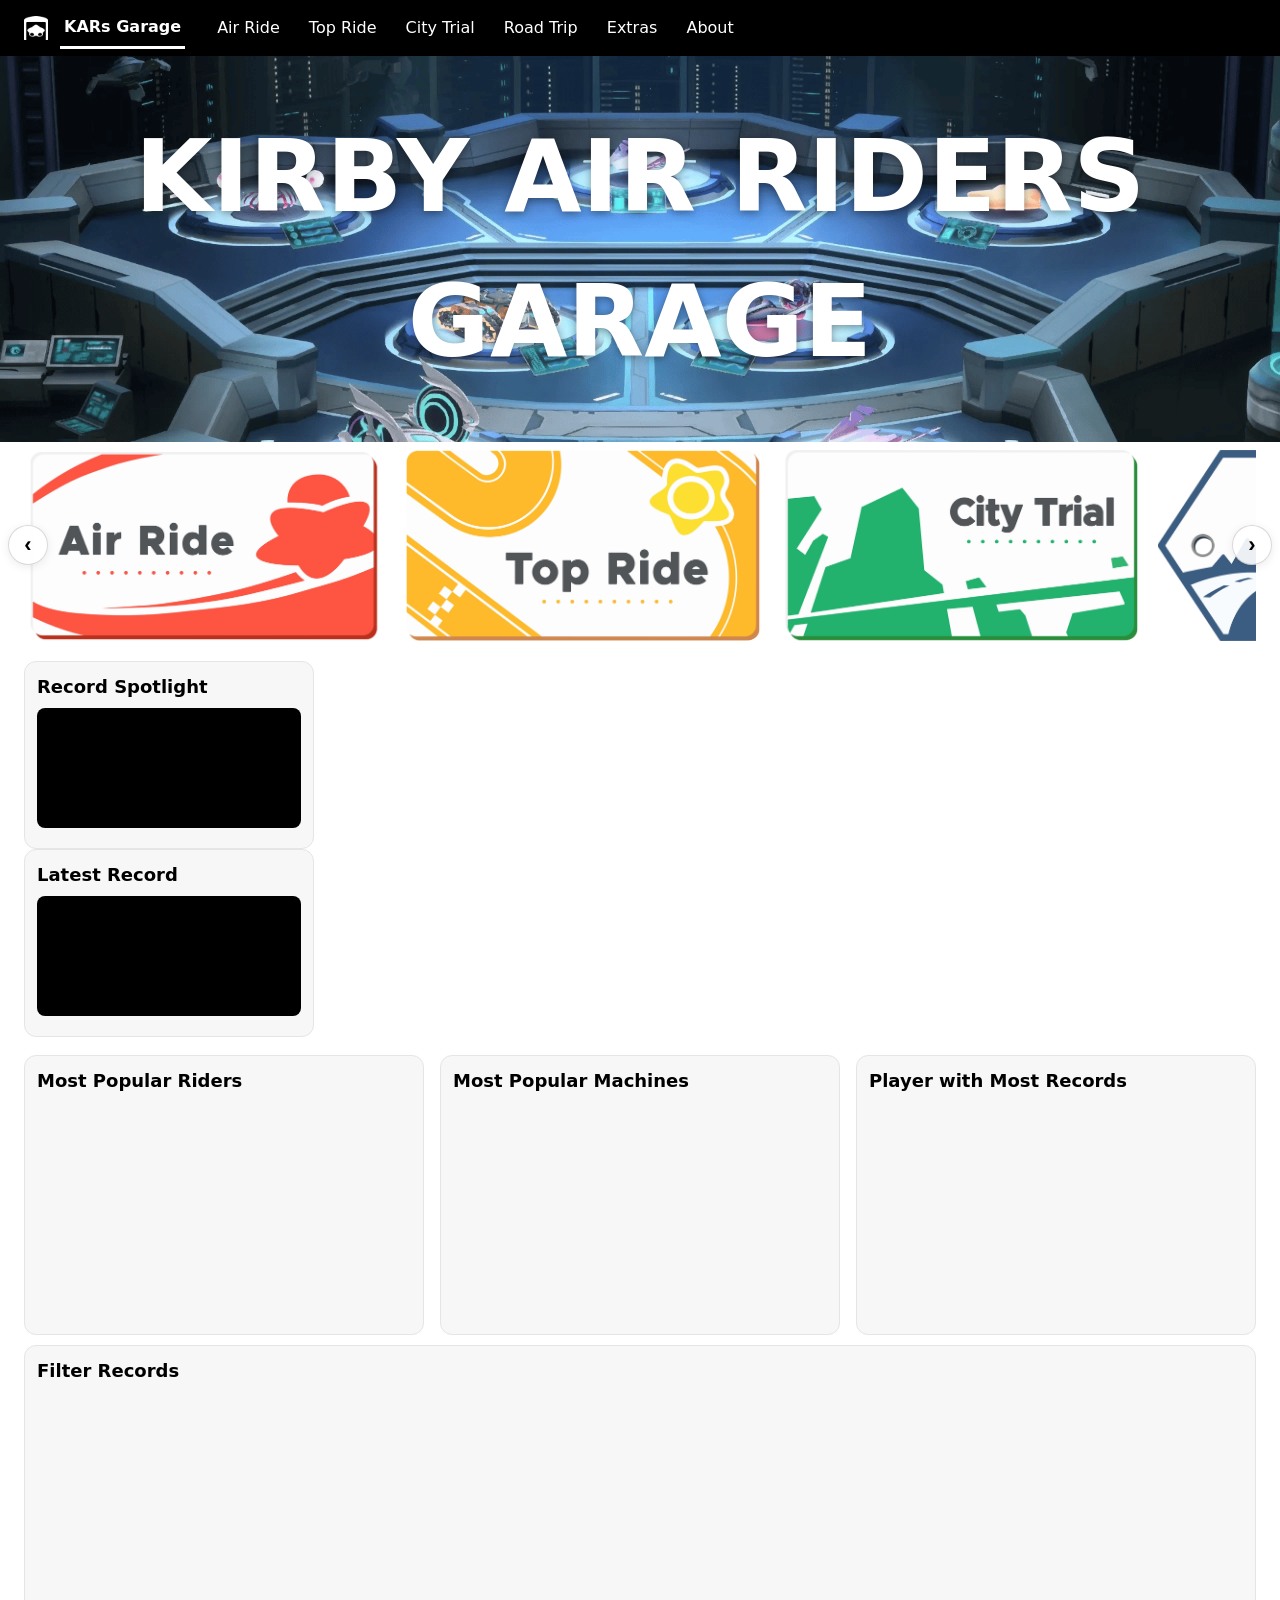
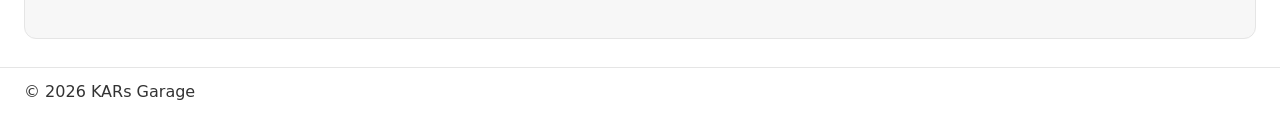
<file: index.html>
<!DOCTYPE html>
<html lang="en">
<head>
  <meta charset="utf-8" />
  <title>KARs Garage - Home</title>
  <link rel="icon" type="image/png" href="icons/garage-icon-white.png" />
  <meta name="viewport" content="width=device-width, initial-scale=1, viewport-fit=cover">
  <link rel="preconnect" href="https://fonts.googleapis.com" />
  <link rel="stylesheet" href="style.css" />
</head>
<!-- Google tag (gtag.js) -->
<script async src="https://www.googletagmanager.com/gtag/js?id=G-FJM6HX5VMZ"></script>
<script>
  window.dataLayer = window.dataLayer || [];
  function gtag(){dataLayer.push(arguments);}
  gtag('js', new Date());

  gtag('config', 'G-FJM6HX5VMZ');
</script>
<body class="page-home">
  <!-- Top bar -->
  <header class="topbar fixed">
    <div class="container bar-inner">
      <img class="brand-logo-img" src="icons/garage-icon-white.png" alt="KARs logo" />
      <a class="brand-name" href="./" aria-label="Home">KARs Garage</a>
      <nav class="site-nav" aria-label="Site">
        <a href="air-ride.html">Air Ride</a>
        <a href="top-ride.html">Top Ride</a>
        <a href="city-trial.html">City Trial</a>
        <a href="road-trip.html">Road Trip</a>
        <a href="extras.html">Extras</a>
        <a href="about.html">About</a>
      </nav>
    </div>
  </header>

  <!-- Hero -->
  <section class="hero hero--home" aria-label="Intro">
    <div class="hero-bg hero-bg--top" aria-hidden="true"></div>
    <div class="hero-content hero-content--center">
      <h1 class="hero-title--76">KIRBY AIR RIDERS GARAGE</h1>
    </div>
  </section>



<!-- Tiles carousel (single horizontal strip under the hero) -->
<div class="tile-strip">
  <div class="tile-carousel" aria-label="Site sections">
    <div class="tile-belt">
      <a class="tile tile-airride"   href="air-ride.html"   aria-label="Air Ride"></a>
      <a class="tile tile-topride"   href="top-ride.html"   aria-label="Top Ride"></a>
      <a class="tile tile-citytrial" href="city-trial.html" aria-label="City Trial"></a>
      <a class="tile tile-roadtrip"  href="road-trip.html"  aria-label="Road Trip"></a>
      <a class="tile tile-extras"    href="extras.html"     aria-label="Extras"></a>
    </div>
  </div>
  <!-- Carousel arrows -->
  <button class="tile-nav tile-nav--left"  type="button" aria-label="Scroll left">‹</button>
  <button class="tile-nav tile-nav--right" type="button" aria-label="Scroll right">›</button>
</div> <!-- end .tile-strip -->



<!-- ===== Dashboard (Home) ===== -->
<section id="dashboard" class="dashboard container" aria-label="Site Stats">


<!-- ===== Pre-rendered Hero Strip (no flash) ===== -->
<div id="dash-hero">
  <div class="hero-grid">
    <div class="hero-left">
      <div class="dash-card">
        <h3>Record Spotlight</h3>
        <div id="hero-spotlight-embed" class="dash-embed dash-embed--sm"></div>
        <div id="hero-spotlight-meta" class="dash-meta"></div>
      </div>

      <div class="dash-card">
        <h3>Latest Record</h3>
        <div id="hero-latest-embed" class="dash-embed dash-embed--sm"></div>
        <div id="hero-latest-meta" class="dash-meta"></div>
      </div>
    </div>

    <div class="hero-right">
      <div id="delta-ar-big" class="delta-big"></div>
      <div id="delta-tr-big" class="delta-big"></div>
    </div>
  </div>
</div>

  <!-- Charts row -->
  <div class="dash-row">
    <div class="dash-card" id="dash-char">
      <h3>Most Popular Riders</h3>
      <div class="dash-chart" id="chart-rider"></div>
    </div>
    <div class="dash-card" id="dash-machine">
      <h3>Most Popular Machines</h3>
      <div class="dash-chart" id="chart-machine"></div>
    </div>
    <div class="dash-card" id="dash-player">
      <h3>Player with Most Records</h3>
      <div class="dash-chart" id="chart-player"></div>
    </div>
  </div>

  <!-- Search -->
  <div class="dash-row">
    <div class="dash-card wide" id="dash-search">
      <h3>Filter Records</h3>
      <div class="dash-filters" id="search-filters"></div>
      <div class="dash-table" id="search-table"></div>
    </div>
  </div>
</section>

  <!-- Footer -->
  <footer class="site-footer">
    <div class="container">
      <span>© <span id="year">2026</span> KARs Garage</span>
    </div>
  </footer>

  <script src="script.js"></script>
  <script src="dashboard.js" defer></script>
</body>
</html>
</file>
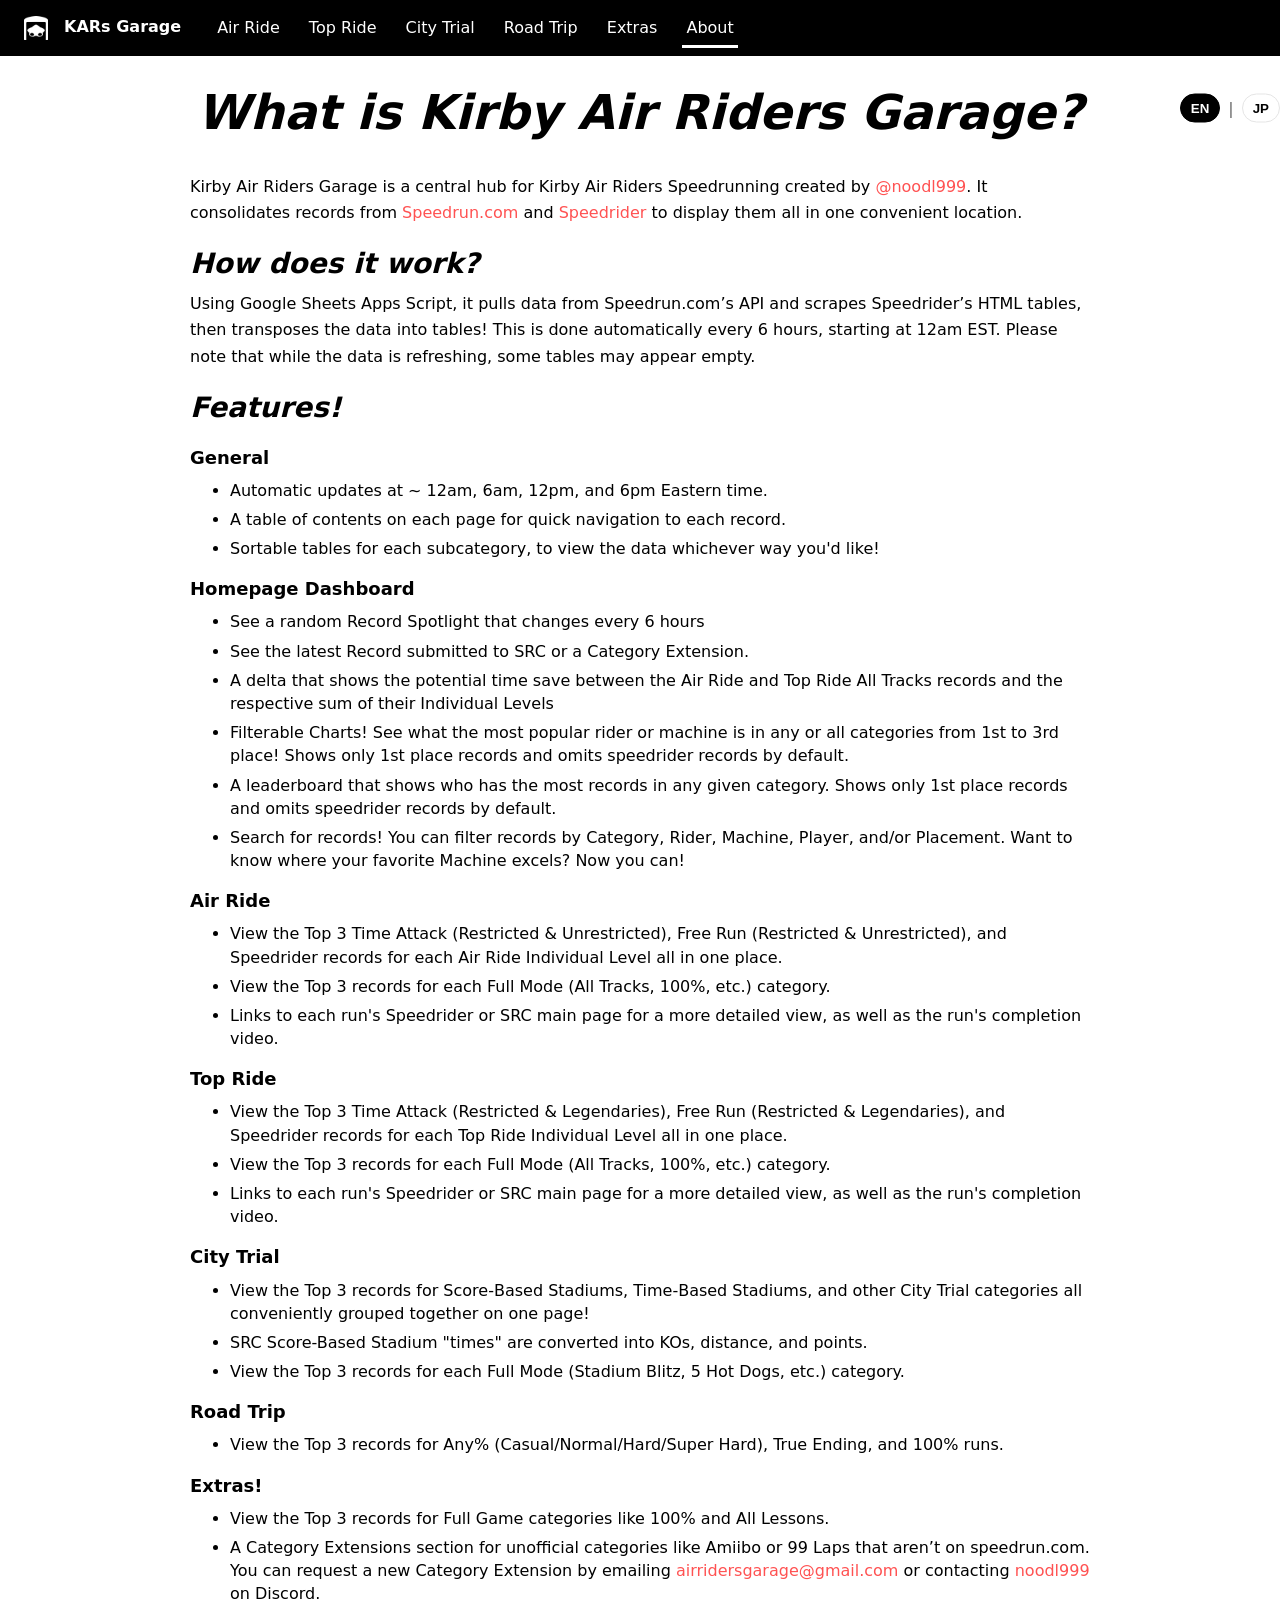
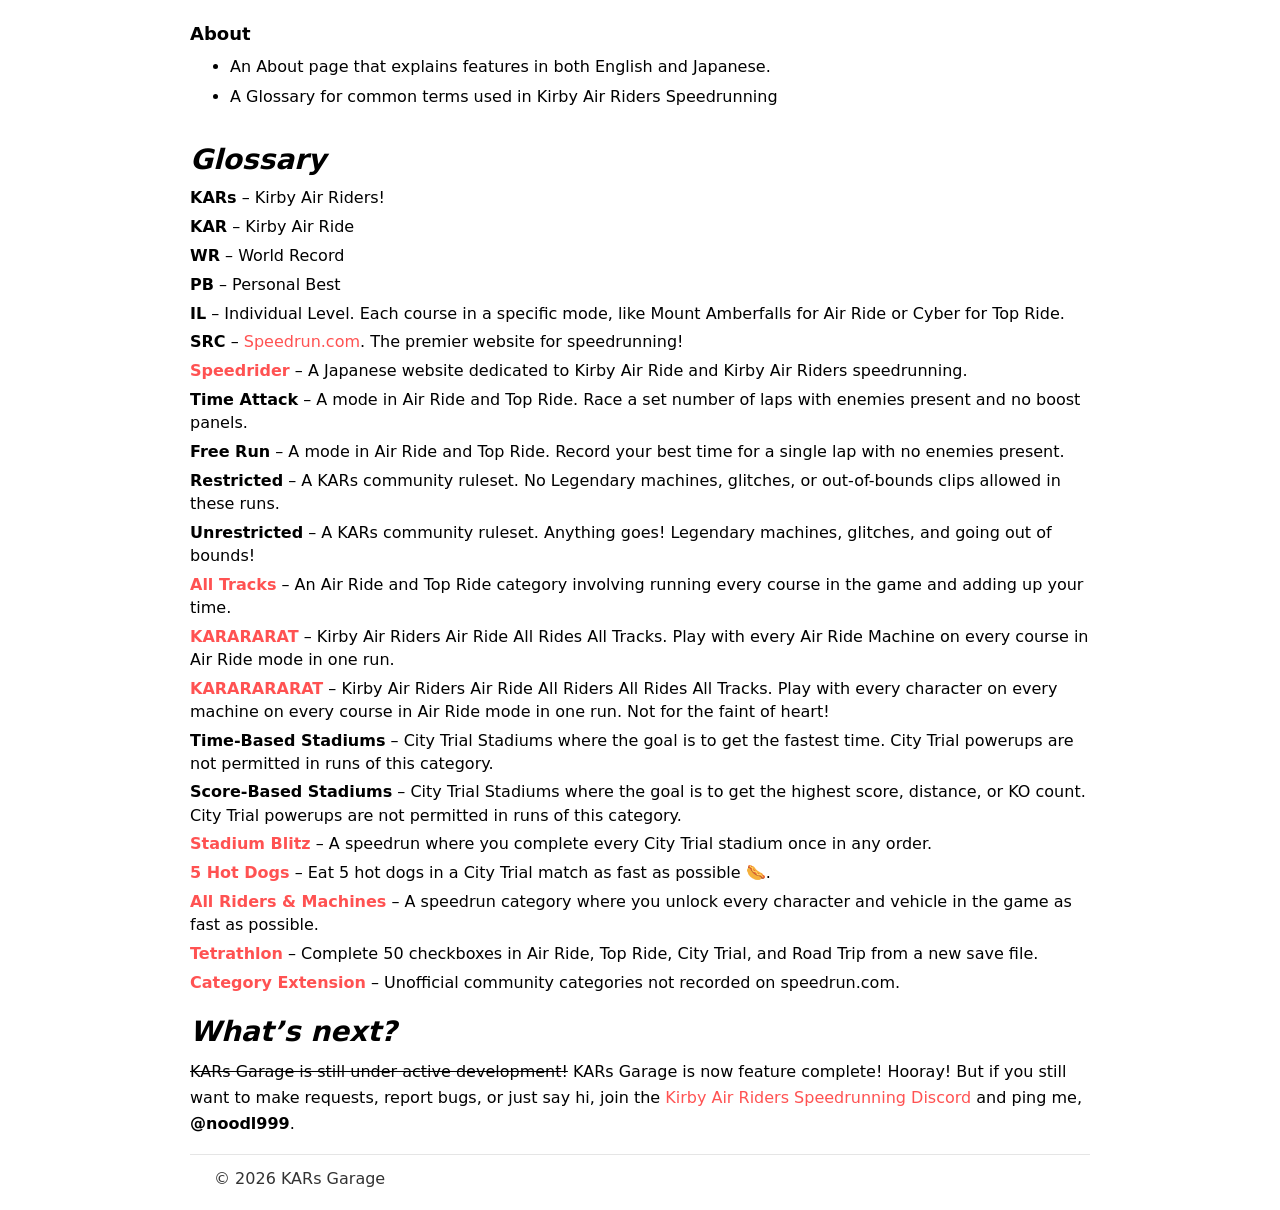
<file: about.html>
<!DOCTYPE html>
<html lang="en">
<head>
  <meta charset="utf-8" />
  <title>KARs Garage - About</title>
  <link rel="icon" type="image/png" href="icons/garage-icon-white.png" />
  <meta name="viewport" content="width=device-width, initial-scale=1" />
  <link rel="preconnect" href="https://fonts.googleapis.com" />
  <link rel="stylesheet" href="style.css" />
</head>
<!-- Google tag (gtag.js) -->
<script async src="https://www.googletagmanager.com/gtag/js?id=G-FJM6HX5VMZ"></script>
<script>
  window.dataLayer = window.dataLayer || [];
  function gtag(){dataLayer.push(arguments);}
  gtag('js', new Date());

  gtag('config', 'G-FJM6HX5VMZ');
</script>
<body class="page-about" data-lang="en">
  <!-- Top bar (same as other pages) -->
  <header class="topbar fixed">
    <div class="container bar-inner">
      <img class="brand-logo-img" src="icons/garage-icon-white.png" alt="KARs logo" />
      <a class="brand-name" href="./" aria-label="Home">KARs Garage</a>
      <nav class="site-nav" aria-label="Site">
        <a href="air-ride.html">Air Ride</a>
        <a href="top-ride.html">Top Ride</a>
        <a href="city-trial.html">City Trial</a>
        <a href="road-trip.html">Road Trip</a>
        <a href="extras.html">Extras</a>
        <a href="about.html" class="active">About</a>
      </nav>
    </div>
  </header>

  <!-- Title + EN | JP toggle ABOVE the red line -->
  <div class="container about-hero">
    <!-- EN title -->
    <h1 class="about-title h-xxl-i lang-en" lang="en">
      What is Kirby Air Riders Garage?
    </h1>
    <!-- JP title -->
    <h1 class="about-title h-xxl-i lang-ja" lang="ja">
      カービィ エアライダー ガレージ とは？
    </h1>

    <div class="lang-switch" role="group" aria-label="Language toggle">
      <button type="button" class="btn-lang is-active" data-setlang="en" aria-pressed="true">EN</button>
      <span class="sep">|</span>
      <button type="button" class="btn-lang" data-setlang="ja" aria-pressed="false">JP</button>
    </div>
  </div>


<main class="container about-wrap about-links">
  <!-- ===================== ENGLISH ===================== -->

<section class="lang-en" lang="en">
  <!-- (Smaller, non-italic, non-bold paragraphs) -->
  <p class="p-base">
    Kirby Air Riders Garage is a central hub for Kirby Air Riders Speedrunning created by
    <a href="https://discordapp.com/users/334893807130640394" target="_blank" rel="noopener">@noodl999</a>.
    It consolidates records from
    <a href="https://www.speedrun.com/kars/" target="_blank" rel="noopener">Speedrun.com</a>
    and
    <a class="link-speedrider" href="https://speedrider.net/?lang=en" target="_blank" rel="noopener">Speedrider</a>
    to display them all in one convenient location.
  </p>

  <h2 class="h-md-i">How does it work?</h2>
  <p class="p-base">
    Using Google Sheets Apps Script, it pulls data from Speedrun.com’s API and scrapes Speedrider’s HTML tables,
    then transposes the data into tables! This is done automatically every 6 hours, starting at 12am EST. Please note that while the data is refreshing, some tables may appear empty.
  </p>

  <h2 class="h-md-i">Features!</h2>

  <section class="roadmap">
    <h3><strong>General</strong></h3>
    <ul>
      <li>Automatic updates at ~ 12am, 6am, 12pm, and 6pm Eastern time.</li>
      <li>A table of contents on each page for quick navigation to each record.</li>
      <li>Sortable tables for each subcategory, to view the data whichever way you'd like!</li>
    </ul>

    <h3><strong>Homepage Dashboard</strong></h3>
    <ul>
      <li>See a random Record Spotlight that changes every 6 hours</li>
      <li>See the latest Record submitted to SRC or a Category Extension.</li>
      <li>A delta that shows the potential time save between the Air Ride and Top Ride All Tracks records and the respective sum of their Individual Levels</li>
      <li>Filterable Charts! See what the most popular rider or machine is in any or all categories from 1st to 3rd place! Shows only 1st place records and omits speedrider records by default.</li>
      <li>A leaderboard that shows who has the most records in any given category. Shows only 1st place records and omits speedrider records by default.</li>
      <li>Search for records! You can filter records by Category, Rider, Machine, Player, and/or Placement. Want to know where your favorite Machine excels? Now you can!</li>
    </ul>

    <h3><strong>Air Ride</strong></h3>
    <ul>
      <li>View the Top 3 Time Attack (Restricted &amp; Unrestricted), Free Run (Restricted &amp; Unrestricted), and Speedrider records for each Air Ride Individual Level all in one place.</li>
      <li>View the Top 3 records for each Full Mode (All Tracks, 100%, etc.) category.</li>
      <li>Links to each run's Speedrider or SRC main page for a more detailed view, as well as the run's completion video.</li>
    </ul>

    <h3><strong>Top Ride</strong></h3>
    <ul>
      <li>View the Top 3 Time Attack (Restricted &amp; Legendaries), Free Run (Restricted &amp; Legendaries), and Speedrider records for each Top Ride Individual Level all in one place.</li>
      <li>View the Top 3 records for each Full Mode (All Tracks, 100%, etc.) category.</li>
      <li>Links to each run's Speedrider or SRC main page for a more detailed view, as well as the run's completion video.</li>
    </ul>

    <h3><strong>City Trial</strong></h3>
    <ul>
      <li>View the Top 3 records for Score‑Based Stadiums, Time‑Based Stadiums, and other City Trial categories all conveniently grouped together on one page!</li>
      <li>SRC Score-Based Stadium "times" are converted into KOs, distance, and points.</li>
      <li>View the Top 3 records for each Full Mode (Stadium Blitz, 5 Hot Dogs, etc.) category.</li>
    </ul>

    <h3><strong>Road Trip</strong></h3>
    <ul>
      <li>View the Top 3 records for Any% (Casual/Normal/Hard/Super Hard), True Ending, and 100% runs.</li>
    </ul>

    <h3><strong>Extras!</strong></h3>
    <ul>
      <li>View the Top 3 records for Full Game categories like 100% and All Lessons.</li>
      <li>
        A Category Extensions section for unofficial categories like Amiibo or 99 Laps that aren’t on speedrun.com.
        You can request a new Category Extension by emailing
        <a href="mailto:airridersgarage@gmail.com?subject=New%20Category%20Extension%20Request&amp;body=Hi!%20I'd%20like%20to%20request%20a%20new%20category%20extension%20for%20Kirby%20Air%20Riders.%20My%20category%20and%20its%20detailed%20rules%20are%3A">airridersgarage@gmail.com</a>
        or contacting <a href="https://discordapp.com/users/334893807130640394" target="_blank" rel="noopener">noodl999</a> on Discord.
      </li>
    </ul>

    <h3><strong>About</strong></h3>
    <ul>
      <li>An About page that explains features in both English and Japanese.</li>
      <li>A Glossary for common terms used in Kirby Air Riders Speedrunning</li>
    </ul>
  </section> <!-- /.roadmap -->

  <!-- ==== EN Glossary ABOVE What's next ==== -->
  <section class="glossary lang-en" aria-labelledby="glossary-en-title">
    <h2 id="glossary-en-title" class="h-md-i">Glossary</h2>

    <div class="glossary-item"><span class="glossary-term">KARs</span> – Kirby Air Riders!</div>
    <div class="glossary-item"><span class="glossary-term">KAR</span> – Kirby Air Ride</div>
    <div class="glossary-item"><span class="glossary-term">WR</span> – World Record</div>
    <div class="glossary-item"><span class="glossary-term">PB</span> – Personal Best</div>
    <div class="glossary-item"><span class="glossary-term">IL</span> – Individual Level. Each course in a specific mode, like Mount Amberfalls for Air Ride or Cyber for Top Ride.</div>

    <div class="glossary-item"><span class="glossary-term">SRC</span> – <a href="https://www.speedrun.com" target="_blank" rel="noopener">Speedrun.com</a>. The premier website for speedrunning!</div>

    <div class="glossary-item"><span class="glossary-term"><a class="link-speedrider" href="https://speedrider.net/?lang=en" target="_blank" rel="noopener">Speedrider</a></span> – A Japanese website dedicated to Kirby Air Ride and Kirby Air Riders speedrunning.</div>

    <div class="glossary-item"><span class="glossary-term">Time Attack</span> – A mode in Air Ride and Top Ride. Race a set number of laps with enemies present and no boost panels.</div>
    <div class="glossary-item"><span class="glossary-term">Free Run</span> – A mode in Air Ride and Top Ride. Record your best time for a single lap with no enemies present.</div>

    <div class="glossary-item"><span class="glossary-term">Restricted</span> – A KARs community ruleset. No Legendary machines, glitches, or out-of-bounds clips allowed in these runs.</div>
    <div class="glossary-item"><span class="glossary-term">Unrestricted</span> – A KARs community ruleset. Anything goes! Legendary machines, glitches, and going out of bounds!</div>

    <div class="glossary-item"><span class="glossary-term"><a href="https://www.speedrun.com/kars?h=air-ride-all-tracks-glitchless&amp;rules=category&amp;x=vdo995vd-onvyo2wn.1gn8428l" target="_blank" rel="noopener">All Tracks</a></span> – An Air Ride and Top Ride category involving running every course in the game and adding up your time.</div>

    <div class="glossary-item"><span class="glossary-term"><a href="https://www.speedrun.com/kars?h=air-ride-karararat&amp;rules=category&amp;x=vdo995vd-onvyo2wn.10vzmw2l" target="_blank" rel="noopener">KARARARAT</a></span> – Kirby Air Riders Air Ride All Rides All Tracks. Play with every Air Ride Machine on every course in Air Ride mode in one run.</div>

    <div class="glossary-item"><span class="glossary-term"><a href="https://www.speedrun.com/kars?h=air-ride-kararararat&amp;rules=category&amp;x=vdo995vd-onvyo2wn.qj704x3q" target="_blank" rel="noopener">KARARARARAT</a></span> – Kirby Air Riders Air Ride All Riders All Rides All Tracks. Play with every character on every machine on every course in Air Ride mode in one run. Not for the faint of heart!</div>

    <div class="glossary-item"><span class="glossary-term">Time-Based Stadiums</span> – City Trial Stadiums where the goal is to get the fastest time. City Trial powerups are not permitted in runs of this category.</div>

    <div class="glossary-item"><span class="glossary-term">Score-Based Stadiums</span> – City Trial Stadiums where the goal is to get the highest score, distance, or KO count. City Trial powerups are not permitted in runs of this category.</div>

    <div class="glossary-item"><span class="glossary-term"><a href="https://www.speedrun.com/kars?h=city-trial-stadium-blitz&amp;rules=category&amp;x=7dgoompk-0nwyzk58.14oyv4vq" target="_blank" rel="noopener">Stadium Blitz</a></span> – A speedrun where you complete every City Trial stadium once in any order.</div>

    <div class="glossary-item"><span class="glossary-term"><a href="https://www.speedrun.com/kars?h=city-trial-5-hot-dogs&amp;rules=category&amp;x=7dgoompk-0nwyzk58.192m9d8q" target="_blank" rel="noopener">5 Hot Dogs</a></span> – Eat 5 hot dogs in a City Trial match as fast as possible 🌭.</div>

    <div class="glossary-item"><span class="glossary-term"><a href="https://www.speedrun.com/kars?h=all-unlockables-no-legendaries&amp;rules=category&amp;x=xk944xyd-0nwyzo58.lmok4041" target="_blank" rel="noopener">All Riders &amp; Machines</a></span> – A speedrun category where you unlock every character and vehicle in the game as fast as possible.</div>

    <div class="glossary-item"><span class="glossary-term"><a href="https://www.speedrun.com/kars?h=tetrathlon&amp;rules=category&amp;x=7kjeegxd" target="_blank" rel="noopener">Tetrathlon</a></span> – Complete 50 checkboxes in Air Ride, Top Ride, City Trial, and Road Trip from a new save file.</div>

    <div class="glossary-item"><span class="glossary-term"><a href="extras.html">Category Extension</a></span> – Unofficial community categories not recorded on speedrun.com.</div>
  </section>

  <!-- ==== EN What's next (comes AFTER Glossary) ==== -->
  <h2 class="h-md-i">What’s next?</h2>
  <p class="p-base">
    <s>KARs Garage is still under active development!</s> KARs Garage is now feature complete! Hooray!
    But if you still want to make requests, report bugs, or just say hi, join the
    <a href="https://discord.gg/XRBvC4u4Tr" target="_blank" rel="noopener">Kirby Air Riders Speedrunning Discord</a>
    and ping me, <strong>@noodl999</strong>.
  </p>
</section> <!-- /.lang-en -->

  <!-- ===================== JAPANESE ===================== -->

<section class="lang-ja" lang="ja">
  <!-- 名前表記：カービィ エアライダー ガレージ -->
  <p class="p-base">
    <strong>カービィ エアライダー ガレージ</strong> は、
    <a href="https://discordapp.com/users/334893807130640394" target="_blank" rel="noopener">@noodl999</a>
    が運営する、カービィ エアライダー（KARs）のスピードラン記録を集約するハブサイトです。記録は
    <a href="https://www.speedrun.com/kars/" target="_blank" rel="noopener">Speedrun.com</a>
    と
    <a class="link-speedrider" href="https://speedrider.net/" target="_blank" rel="noopener">Speedrider</a>
    から収集し、1 つの場所に見やすくまとめて表示します。
  </p>

  <h2 class="h-md-i">仕組み</h2>
  <p class="p-base">
    <strong>Google スプレッドシート</strong> と <strong>Apps Script</strong> を使用して
    <strong>Speedrun.com の API</strong> からデータを取得し、<strong>Speedrider の HTML</strong> テーブルをスクレイピングします。
    取得したデータを整形し、列ごとに並べ替え可能な読みやすい表へと変換します。
    この処理は米国東部時間（EST）で毎日午前 0 時を起点として 6 時間ごとに自動実行されます。
    データ更新中は一時的に一部の表が空になることがありますのでご了承ください。
  </p>

  <h2 class="h-md-i">機能</h2>
  <p class="p-base">
    KARs ガレージは現在も継続的に改善されています！
    機能要望・バグ報告・質問・雑談などは
    <a href="https://discord.gg/XRBvC4u4Tr" target="_blank" rel="noopener">カービィ エアライダー スピードラン Discord</a>
    にて <strong>@noodl999</strong> にメンションしてください。  
    現在のロードマップは以下のとおりです。
  </p>

  <section class="roadmap">
    <h3><strong>全般</strong></h3>
    <ul>
      <li>米国東部時間（ET）の 0 時／6 時／12 時／18 時に自動更新。</li>
      <li>各ページに記録へ素早く移動できる目次を表示。</li>
      <li>サブカテゴリごとに列で並べ替え可能な表を掲載。</li>
    </ul>

    <h3><strong>ホームページ・ダッシュボード</strong></h3>
    <ul>
      <li>6 時間ごとに切り替わるランダムな記録スポットライト。</li>
      <li>SRC またはカテゴリ拡張に投稿された最新記録を表示。</li>
      <li>エアライド／ウエライドの オール・トラックス 記録と IL 合計との差分（短縮可能時間）を表示。</li>
      <li>フィルター可能なグラフ。1〜3 位の記録から人気ライダー／マシンを表示（初期設定は 1 位のみ、Speedrider は既定で除外）。</li>
      <li>カテゴリごとの記録保持数ランキング（初期設定は 1 位のみ、Speedrider は既定で除外）。</li>
      <li>検索機能。カテゴリ・ライダー・マシン・プレイヤー・順位で絞り込み可能。</li>
    </ul>

    <h3><strong>エアライド</strong></h3>
    <ul>
      <li>各 IL のタイムアタック（リミテッド／無制限）、フリーラン（リミテッド／無制限）、Speedrider のトップ 3 記録を集約表示。</li>
      <li>各フルモード（オール・トラックス、100% など）のトップ 3 記録を表示。</li>
      <li>各走の Speedrider または SRC のページ、および完走動画へのリンクを掲載。</li>
    </ul>

    <h3><strong>ウエライド</strong></h3>
    <ul>
      <li>各 IL のタイムアタック（リミテッド／レジェンダリー）、フリーラン（リミテッド／レジェンダリー）、Speedrider のトップ 3 記録を表示。</li>
      <li>各フルモード（オール・トラックス、100% など）のトップ 3 記録を表示。</li>
      <li>各走の Speedrider または SRC のページ、および完走動画へのリンクを掲載。</li>
    </ul>

    <h3><strong>シティトライアル</strong></h3>
    <ul>
      <li>スコア系・タイム系スタジアム、その他カテゴリを 1 ページに集約表示。</li>
      <li>SRC のスコア系スタジアムの “時間” を KO 数・距離・ポイントに換算。</li>
      <li>スタジアム・ブリッツ、5 ホットドッグス などのフルモードカテゴリのトップ 3 記録を表示。</li>
    </ul>

    <h3><strong>ロードトリップ</strong></h3>
    <ul>
      <li>Any%（カジュアル／ノーマル／ハード／スーパーハード）、トゥルーエンディング、100% のトップ 3 記録を表示。</li>
    </ul>

    <h3><strong>エクストラ</strong></h3>
    <ul>
      <li>100% や 教習所 全レッスン など、通しプレイカテゴリのトップ 3 記録を表示。</li>
      <li>カテゴリ拡張（Amiibo、99 Laps など）。Speedrun.com に掲載されていない非公式カテゴリ。新規カテゴリ拡張はメールまたは Discord（@noodl999）から申請可能。</li>
    </ul>

    <h3><strong>概要</strong></h3>
    <ul>
      <li>英語・日本語の両方でサイト機能を説明。</li>
      <li>カービィ エアライダーのスピードランで使われる一般的な用語をまとめた用語集。</li>
    </ul>
  </section> <!-- /.roadmap -->

  <!-- ==== JA Glossary ABOVE What's next ==== -->
  <section class="glossary lang-ja" aria-labelledby="glossary-ja-title">
    <h2 id="glossary-ja-title" class="h-md-i">用語集</h2>

    <div class="glossary-item"><span class="glossary-term">KARs</span> – カービィのエアライダ!</div>
    <div class="glossary-item"><span class="glossary-term">KAR</span> – カービィのエアライド</div>
    <div class="glossary-item"><span class="glossary-term">WR</span> – World Record（世界記録）</div>
    <div class="glossary-item"><span class="glossary-term">PB</span> – Personal Best（自己ベスト）</div>

    <div class="glossary-item"><span class="glossary-term">IL</span> – Individual Level。各モードのコース単位の記録（例：エアライドの フォーリス、ウエライドの 電）。</div>

    <div class="glossary-item"><span class="glossary-term">SRC</span> – <a href="https://www.speedrun.com" target="_blank" rel="noopener">Speedrun.com</a>。スピードランの代表的な記録サイト！</div>

    <div class="glossary-item"><span class="glossary-term"><a class="link-speedrider" href="https://speedrider.net/" target="_blank" rel="noopener">Speedrider</a></span> – カービィ エアライド／エアライダーズのスピードランを扱う日本のサイト。</div>

    <div class="glossary-item"><span class="glossary-term">Time Attack</span> – 敵あり・ブーストパネルなしで規定周回の最速を競うモード。</div>
    <div class="glossary-item"><span class="glossary-term">Free Run</span> – 敵なしで 1 周の最速ラップを狙うモード。</div>

    <div class="glossary-item"><span class="glossary-term">Restricted</span> – レジェンダリー機・グリッチ・マップ外移動は不可。</div>
    <div class="glossary-item"><span class="glossary-term">Unrestricted</span> – なんでもアリ！ レジェンダリー機・グリッチ・マップ外 OK。</div>

    <div class="glossary-item"><span class="glossary-term"><a href="https://www.speedrun.com/kars?h=air-ride-all-tracks-glitchless&amp;rules=category&amp;x=vdo995vd-onvyo2wn.1gn8428l" target="_blank" rel="noopener">All Tracks</a></span> – オール・トラックス。エアライド／ウエライドの全コースを走り、合計タイムで競うカテゴリ。</div>

    <div class="glossary-item"><span class="glossary-term"><a href="https://www.speedrun.com/kars?h=air-ride-karararat&amp;rules=category&amp;x=vdo995vd-onvyo2wn.10vzmw2l" target="_blank" rel="noopener">KARARARAT</a></span> – 全マシンで全コースを 1 回の通しプレイで走破するカテゴリ。</div>

    <div class="glossary-item"><span class="glossary-term"><a href="https://www.speedrun.com/kars?h=air-ride-kararararat&amp;rules=category&amp;x=vdo995vd-onvyo2wn.qj704x3q" target="_blank" rel="noopener">KARARARARAT</a></span> – 全ライダー×全マシンで全コースを走破する超高難度カテゴリ。心して挑もう！</div>

    <div class="glossary-item"><span class="glossary-term">Time-Based Stadiums</span> – 最速タイムを競うシティトライアルのスタジアム。パワーアップ持ち込み不可。</div>
    <div class="glossary-item"><span class="glossary-term">Score-Based Stadiums</span> – スコア／距離／KO 数を競うスタジアム。パワーアップ持ち込み不可。</div>

    <div class="glossary-item"><span class="glossary-term"><a href="https://www.speedrun.com/kars?h=city-trial-stadium-blitz&amp;rules=category&amp;x=7dgoompk-0nwyzk58.14oyv4vq" target="_blank" rel="noopener">Stadium Blitz</a></span> – スタジアム・ブリッツ。全スタジアムを任意順で 1 回ずつクリアするスピードラン。</div>

    <div class="glossary-item"><span class="glossary-term"><a href="https://www.speedrun.com/kars?h=city-trial-5-hot-dogs&amp;rules=category&amp;x=7dgoompk-0nwyzk58.192m9d8q" target="_blank" rel="noopener">5 Hot Dogs</a></span> – 5 ホットドッグス。シティトライアルの対戦でホットドッグを 5 本、最速で食べるカテゴリ 🌭。</div>

    <div class="glossary-item"><span class="glossary-term"><a href="https://www.speedrun.com/kars?h=all-unlockables-no-legendaries&amp;rules=category&amp;x=xk944xyd-0nwyzo58.lmok4041" target="_blank" rel="noopener">All Riders &amp; Machines</a></span> – 全ライダーと全マシンのアンロックを最速で達成するカテゴリ。</div>

    <div class="glossary-item"><span class="glossary-term"><a href="https://www.speedrun.com/kars?h=tetrathlon&amp;rules=category&amp;x=7kjeegxd" target="_blank" rel="noopener">Tetrathlon</a></span> – 新規セーブから、エアライド／ウエライド／シティトライアル／ロードトリップのチェックボックスを合計 50 個埋める。</div>

    <div class="glossary-item"><span class="glossary-term"><a href="extras.html">Category Extension</a></span> – Speedrun.com には掲載されていない、コミュニティ主導の非公式カテゴリ。</div>
  </section>

  <!-- ==== JA What's next (comes AFTER Glossary) ==== -->
  <h2 class="h-md-i">今後の予定（続き）</h2>
  <p class="p-base">
    KARs ガレージは現在も開発中です！  
    要望・バグ報告・挨拶などは
    <a href="https://discord.gg/XRBvC4u4Tr" target="_blank" rel="noopener">カービィ エアライダー スピードラン Discord</a>
    にて <strong>@noodl999</strong> まで。
  </p>
</section> <!-- /.lang-ja -->

  <footer class="site-footer">
    <div class="container">
      <span>© <span id="year">2026</span> KARs Garage</span>
    </div>
  </footer>

  <script>
    // Footer year (for consistency)
    (function(){ var y=document.getElementById('year'); if(y) y.textContent=new Date().getFullYear(); })();

    // Language toggle + Speedrider link swap
    (function(){
      const root = document.body;
      const saved = localStorage.getItem('about_lang') || 'en';
      setLang(saved);

      document.querySelectorAll('.btn-lang').forEach(btn => {
        btn.addEventListener('click', () => setLang(btn.dataset.setlang));
      });

      function setLang(code){
        const lang = (code === 'ja' ? 'ja' : 'en');
        root.setAttribute('data-lang', lang);
        localStorage.setItem('about_lang', lang);

        // Toggle button states
        document.querySelectorAll('.btn-lang').forEach(b => {
          const active = b.dataset.setlang === lang;
          b.classList.toggle('is-active', active);
          b.setAttribute('aria-pressed', String(active));
        });

        // Point Speedrider links to the appropriate language
        const href = (lang === 'en')
          ? 'https://speedrider.net/?lang=en'
          : 'https://speedrider.net/'; // JP
        document.querySelectorAll('.link-speedrider').forEach(a => a.href = href);
      }
    })();
  </script>
</body>
</html>
</file>
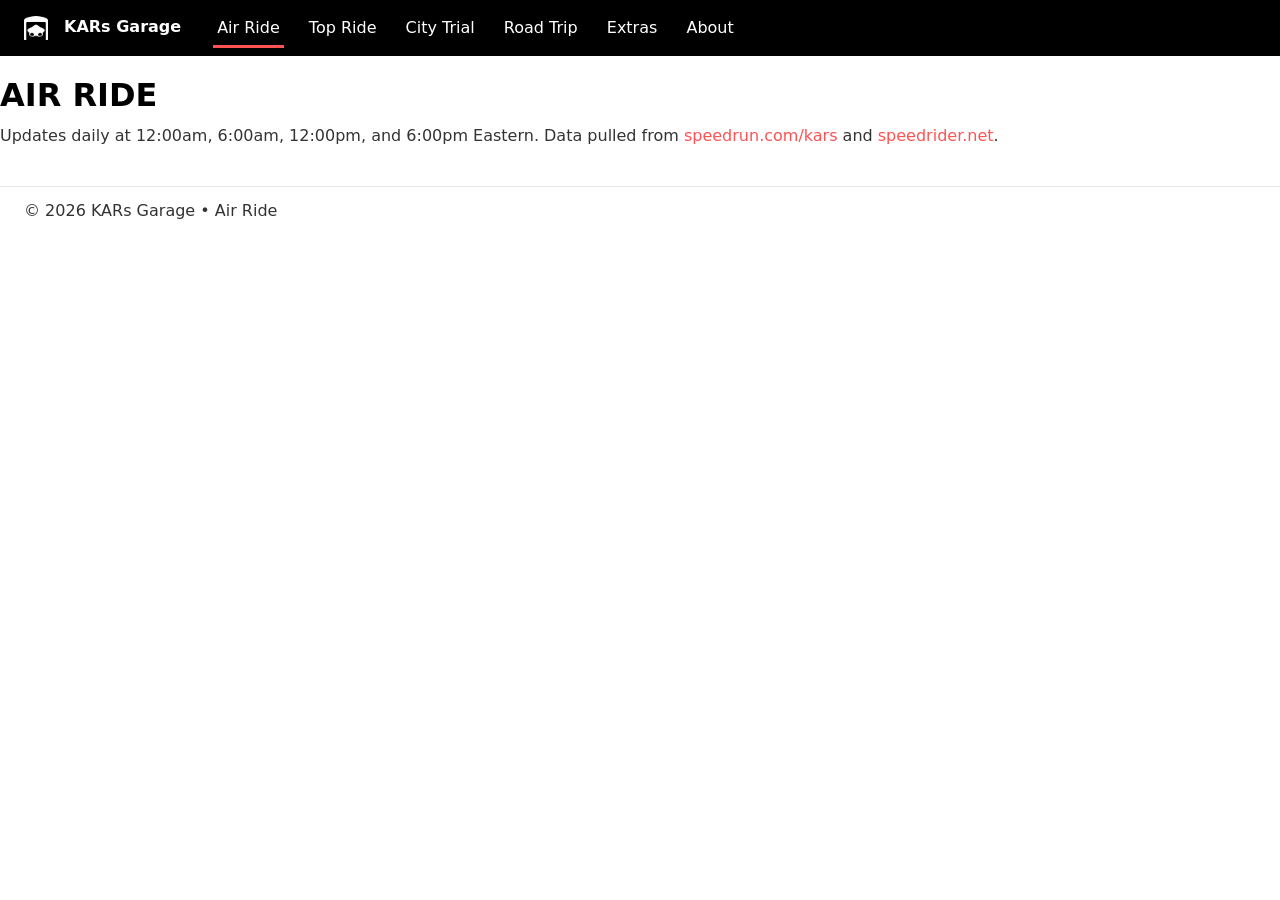
<file: air-ride.html>
<!DOCTYPE html>
<html lang="en">
<head>
  <meta charset="utf-8" />
  <title>KARs Garage - Air Ride</title>
  <link rel="icon" type="image/png" href="icons/garage-icon-white.png" />
  <meta name="viewport" content="width=device-width, initial-scale=1" />
  <link rel="preconnect" href="https://fonts.googleapis.com" />
  <link rel="stylesheet" href="style.css" />
</head>
<!-- Google tag (gtag.js) -->
<script async src="https://www.googletagmanager.com/gtag/js?id=G-FJM6HX5VMZ"></script>
<script>
  window.dataLayer = window.dataLayer || [];
  function gtag(){dataLayer.push(arguments);}
  gtag('js', new Date());

  gtag('config', 'G-FJM6HX5VMZ');
</script>
<body class="page-airride">
  <!-- Top bar -->
  <header class="topbar fixed">
    <div class="container bar-inner">
      <img class="brand-logo-img" src="icons/garage-icon-white.png" alt="KARs logo" />
      <a class="brand-name" href="./" aria-label="Home">KARs Garage</a>
      <nav class="site-nav" aria-label="Site">
        <a href="air-ride.html">Air Ride</a>
        <a href="top-ride.html">Top Ride</a>
        <a href="city-trial.html">City Trial</a>
        <a href="road-trip.html">Road Trip</a>
        <a href="extras.html">Extras</a>
        <a href="about.html">About</a>
      </nav>
    </div>
  </header>

  <!-- Site header + cadence -->
  <div class="container site-header">
    <h1 class="brand">AIR RIDE</h1>
    <p class="tagline">
      Updates daily at 12:00am, 6:00am, 12:00pm, and 6:00pm Eastern.
      Data pulled from
      <a href="https://www.speedrun.com/kars" target="_blank" rel="noopener">speedrun.com/kars</a>
      and
      <a href="https://speedrider.net/?lang=en" target="_blank" rel="noopener">speedrider.net</a>.
    </p>
  </div>
  <hr class="accent--fullbleed" />


  <div class="container">
    <div class="toc-wrap">
      <button class="toc-toggle" type="button" aria-expanded="false" aria-controls="toc-drawer">
        Courses <span aria-hidden="true">▾</span>
      </button>
      <div id="toc-drawer" class="toc-drawer">
        <nav id="course-nav-mobile" aria-label="Course navigation (mobile)"></nav>
      </div>
    </div>
  </div>


  <div class="container layout">
    <aside class="sidebar" aria-label="Course navigation">
      <nav id="course-nav"></nav>
    </aside>

    <main id="content" aria-label="Course sections"></main>
  </div>

  <!-- Footer -->
  <footer class="site-footer">
    <div class="container">
      <span>© <span id="year">2026</span> KARs Garage • Air Ride</span>
    </div>
  </footer>

  <script src="script.js"></script>
  <script src="airride.js"></script>
</body>
</html>
</file>
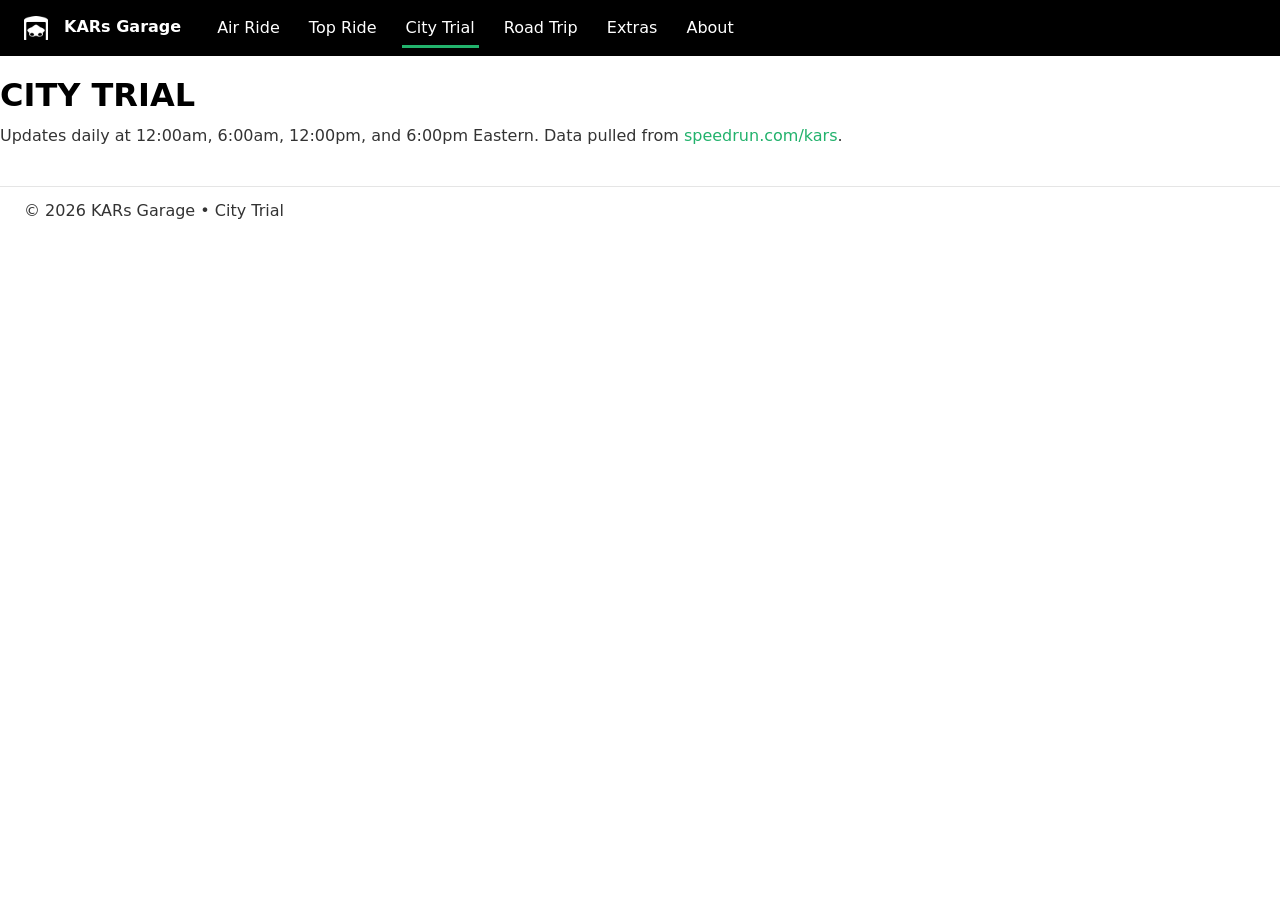
<file: city-trial.html>
<!DOCTYPE html>
<html lang="en">
<head>
  <meta charset="utf-8" />
  <title>KARs Garage - City Trial</title>
  <link rel="icon" type="image/png" href="icons/garage-icon-white.png" />
  <meta name="viewport" content="width=device-width, initial-scale=1" />
  <link rel="preconnect" href="https://fonts.googleapis.com" />
  <link rel="stylesheet" href="style.css" />
</head>
<!-- Google tag (gtag.js) -->
<script async src="https://www.googletagmanager.com/gtag/js?id=G-FJM6HX5VMZ"></script>
<script>
  window.dataLayer = window.dataLayer || [];
  function gtag(){dataLayer.push(arguments);}
  gtag('js', new Date());
  gtag('config', 'G-FJM6HX5VMZ');
</script>
<body class="page-citytrial">
  <!-- Top bar -->
  <header class="topbar fixed">
    <div class="container bar-inner">
      <img class="brand-logo-img" src="icons/garage-icon-white.png" alt="KARs logo" />
      <a class="brand-name" href="./" aria-label="Home">KARs Garage</a>
      <nav class="site-nav" aria-label="Site">
        <a href="air-ride.html">Air Ride</a>
        <a href="top-ride.html">Top Ride</a>
        <a href="city-trial.html">City Trial</a>
        <a href="road-trip.html">Road Trip</a>
        <a href="extras.html">Extras</a>	
        <a href="about.html">About</a>
      </nav>
    </div>
  </header>

  <!-- Site header + cadence -->
  <div class="container site-header">
    <h1 class="brand">CITY TRIAL</h1>
    <p class="tagline">
      Updates daily at 12:00am, 6:00am, 12:00pm, and 6:00pm Eastern.
      Data pulled from
      <a href="https://www.speedrun.com/kars" target="_blank" rel="noopener">speedrun.com/kars</a>.
    </p>
  </div>
  <hr class="accent--fullbleed" />

  <!-- Mobile TOC -->
  <div class="container">
    <div class="toc-wrap">
      <button class="toc-toggle" type="button" aria-expanded="false" aria-controls="toc-drawer">
        Categories <span aria-hidden="true">▾</span>
      </button>
      <div id="toc-drawer" class="toc-drawer">
        <nav id="course-nav-mobile" aria-label="Contents (mobile)"></nav>
      </div>
    </div>
  </div>

  <div class="container layout">
    <aside class="sidebar" aria-label="Contents">
      <nav id="course-nav"></nav>
    </aside>

    <main id="content" aria-label="Sections"></main>
  </div>

  <!-- Footer -->
  <footer class="site-footer">
    <div class="container">
      <span>© <span id="year">2026</span> KARs Garage • City Trial</span>
    </div>
  </footer>

  <script src="script.js"></script>
  <script src="citytrial.js"></script>
</body>
</html>
</file>
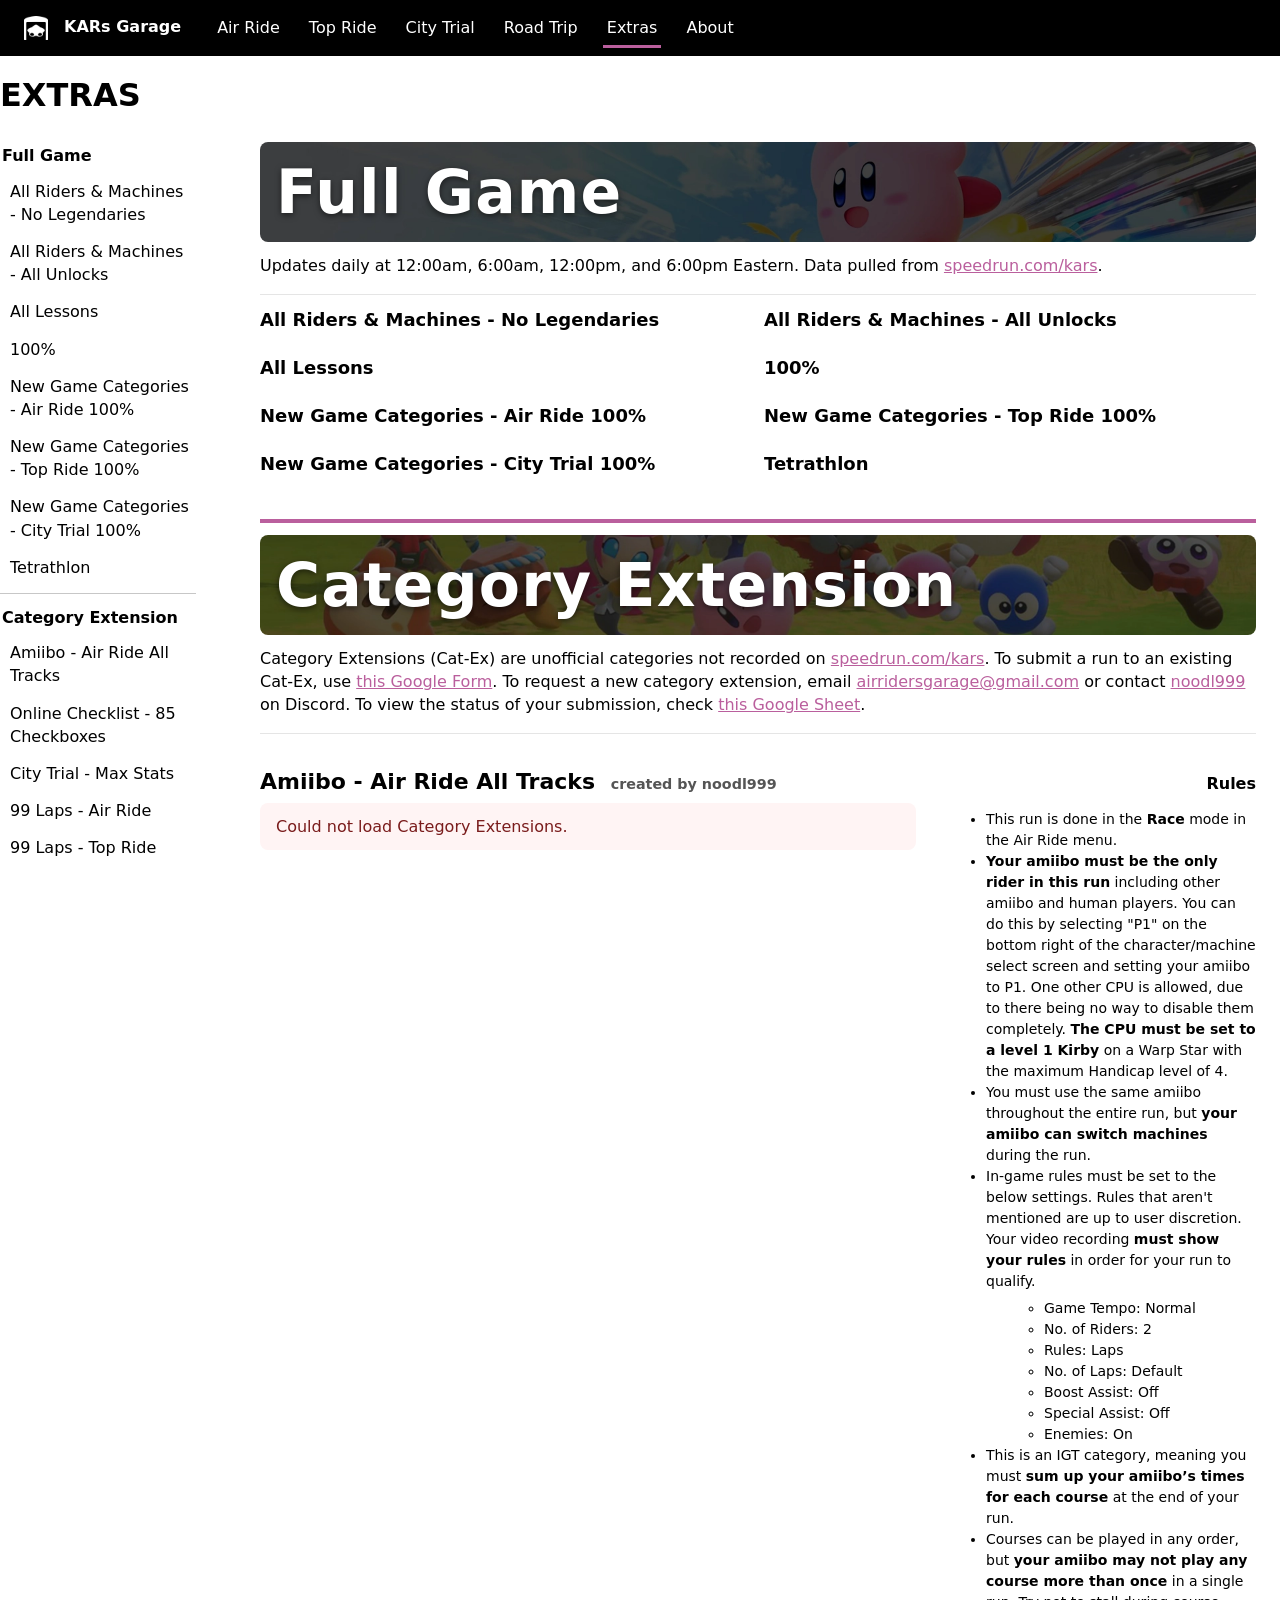
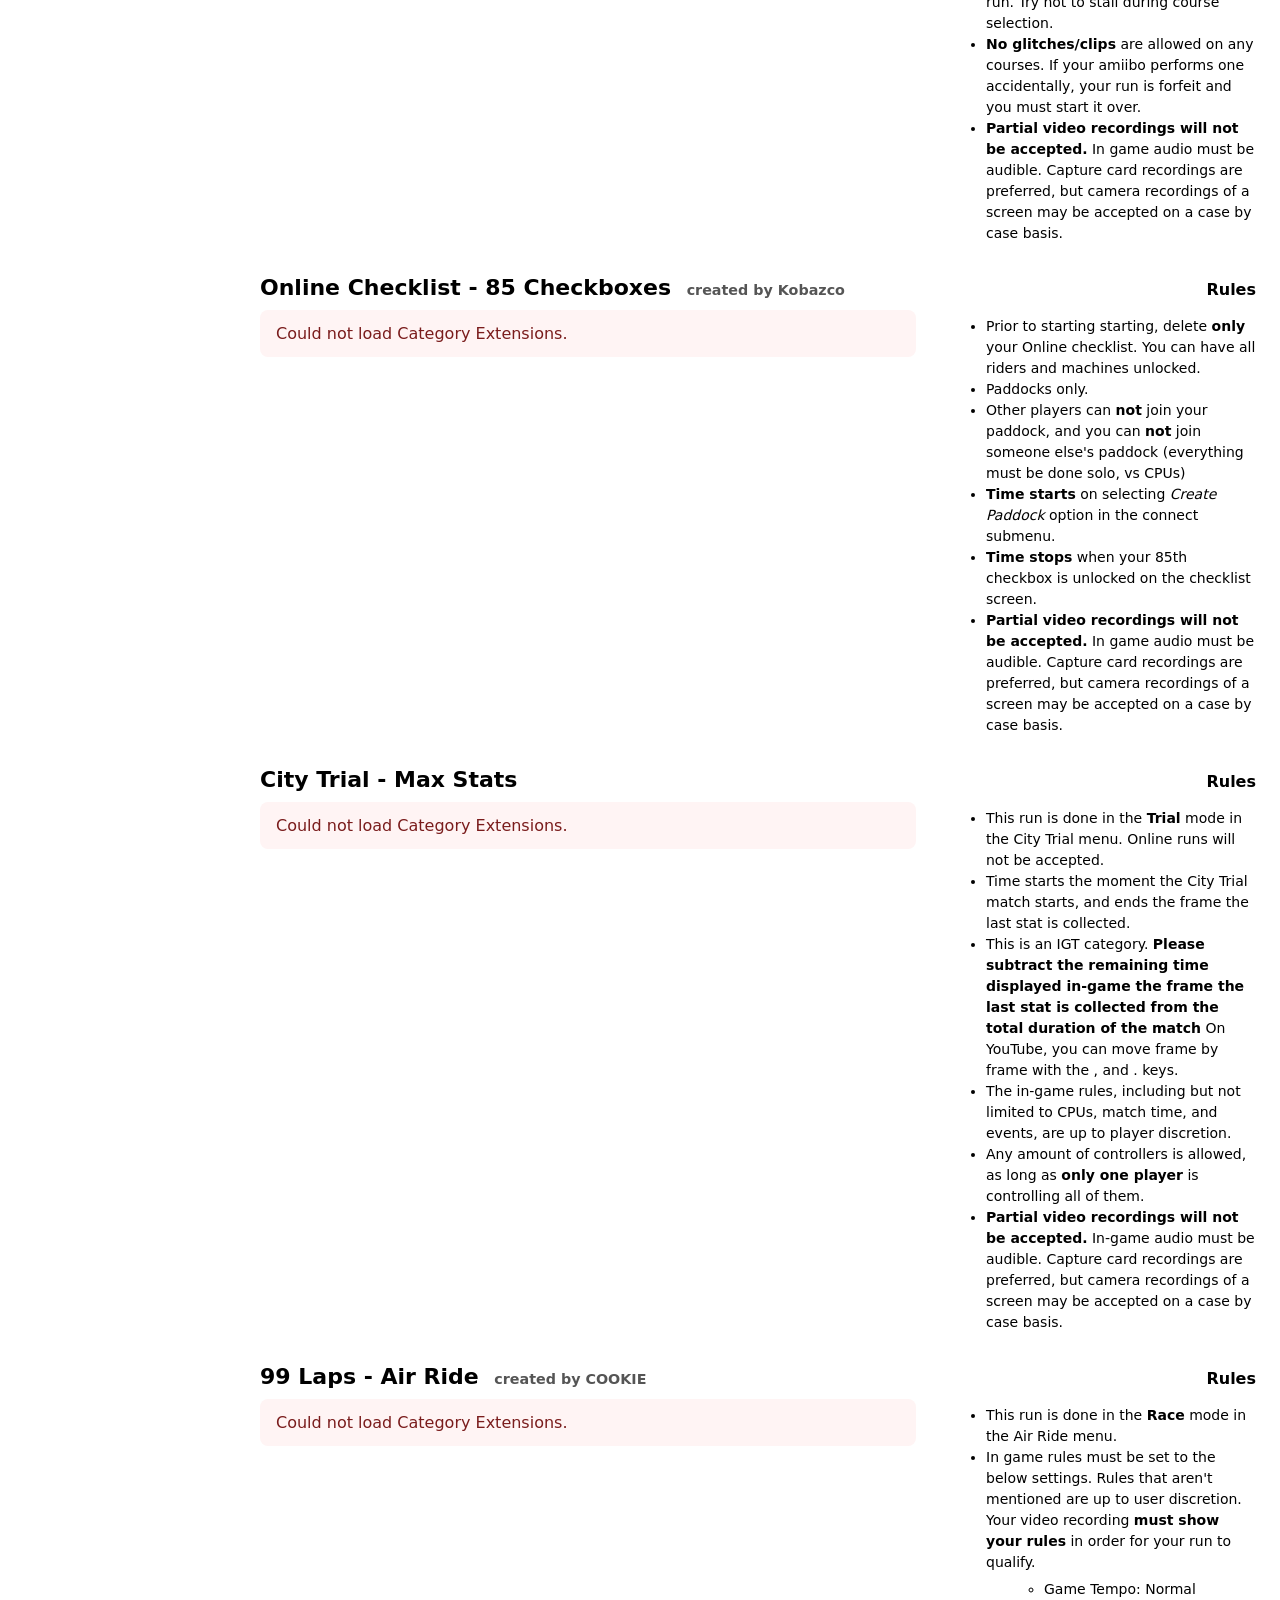
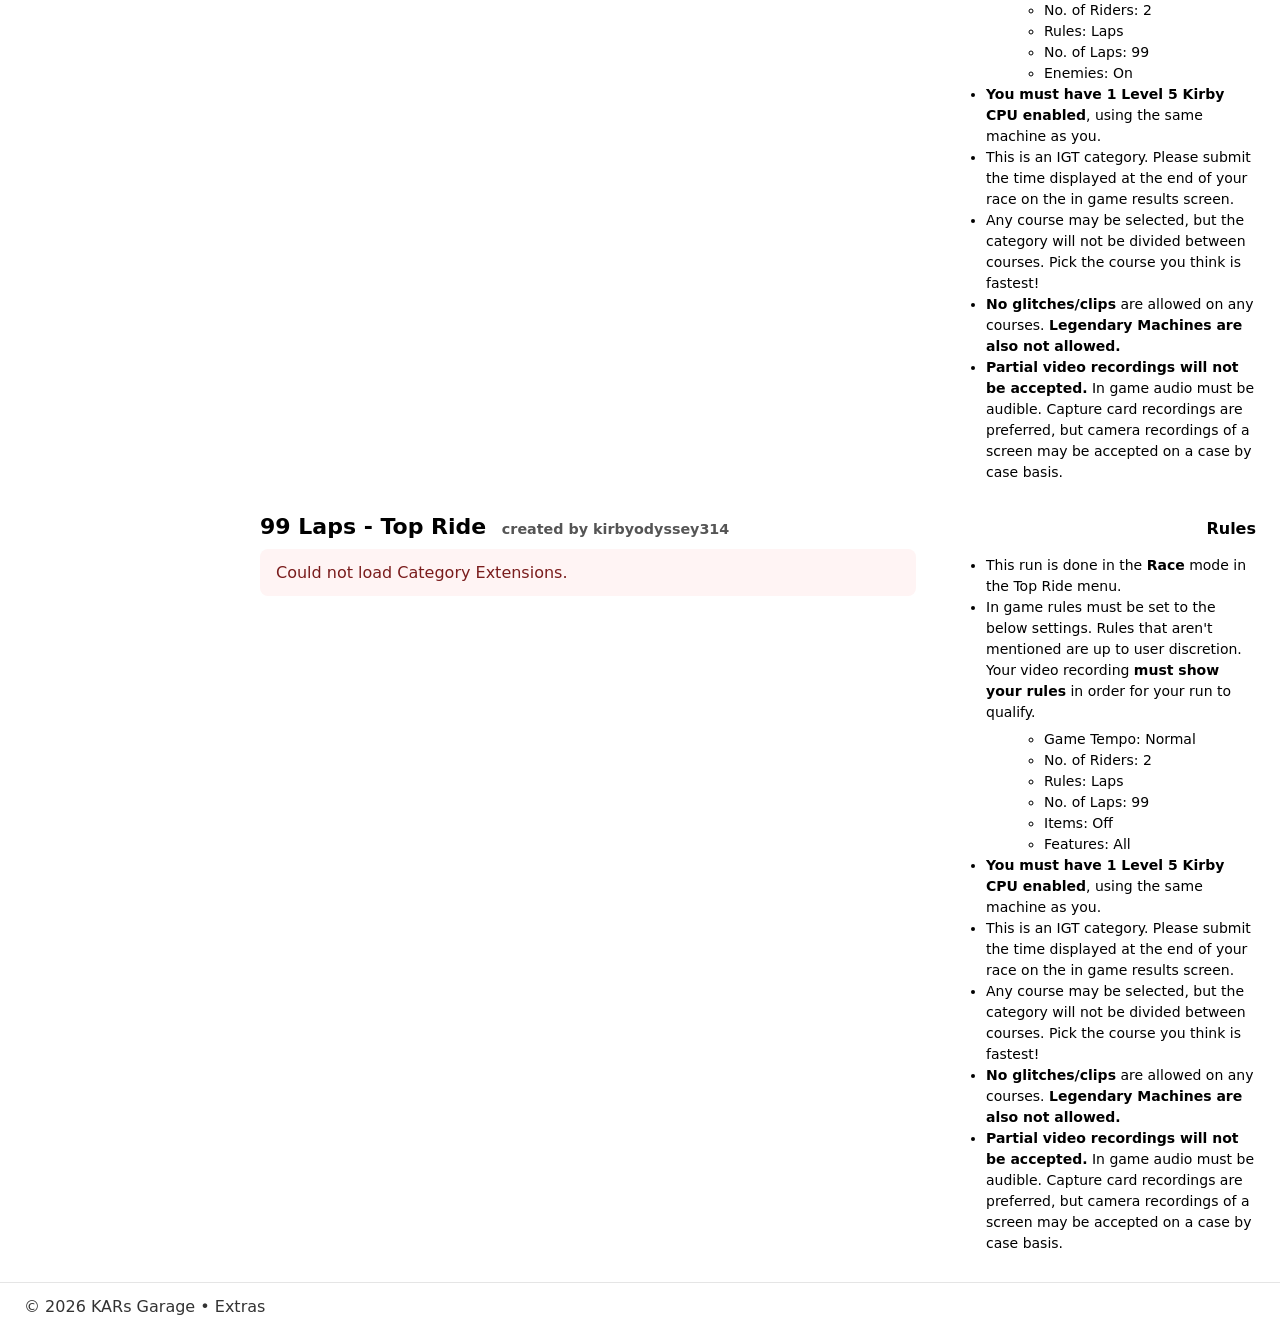
<file: extras.html>
<!DOCTYPE html>
<html lang="en">
<head>
  <meta charset="utf-8" />
  <title>KARs Garage - Extras</title>
  <link rel="icon" type="image/png" href="icons/garage-icon-white.png" />
  <meta name="viewport" content="width=device-width, initial-scale=1" />
  <link rel="preconnect" href="https://fonts.googleapis.com" />
  <link rel="stylesheet" href="style.css" />
</head>

<!-- Google tag (gtag.js) -->
<script async src="https://www.googletagmanager.com/gtag/js?id=G-FJM6HX5VMZ"></script>
<script>
  window.dataLayer = window.dataLayer || [];
  function gtag(){dataLayer.push(arguments);}
  gtag('js', new Date()); gtag('config', 'G-FJM6HX5VMZ');
</script>

<body class="page-extras">
  <!-- Top bar -->
  <header class="topbar fixed">
    <div class="container bar-inner">
      <img class="brand-logo-img" src="icons/garage-icon-white.png" alt="KARs logo" />
      <a class="brand-name" href="./" aria-label="Home">KARs Garage</a>
      <nav class="site-nav" aria-label="Site">
        <a href="air-ride.html">Air Ride</a>
        <a href="top-ride.html">Top Ride</a>
        <a href="city-trial.html">City Trial</a>
        <a href="road-trip.html">Road Trip</a>
        <a href="extras.html">Extras</a>
        <a href="about.html">About</a>
      </nav>
    </div>
  </header>

  <!-- Page title -->
  <div class="container site-header">
    <h1 class="brand">EXTRAS</h1>
  </div>

  <!-- Thin accent line under page title -->
  <hr class="accent--fullbleed" />

  <!-- Mobile TOC button (matches other pages) -->
  <div class="container">
    <div class="toc-wrap">
      <button class="toc-toggle" type="button" aria-expanded="false" aria-controls="toc-drawer">
        Categories <span aria-hidden="true">▾</span>
      </button>
      <div id="toc-drawer" class="toc-drawer">
        <nav id="course-nav-mobile" aria-label="Contents (mobile)"></nav>
      </div>
    </div>
  </div>

  <div class="container layout">
    <!-- Left sidebar TOC -->
    <aside class="sidebar" aria-label="Contents">
     
      <nav id="course-nav">
        <div class="toc-title">Full Game</div>
        <a href="#ex-arm-noleg"   class="toc-item indent">All Riders &amp; Machines - No Legendaries</a>
        <a href="#ex-arm-all"     class="toc-item indent">All Riders &amp; Machines - All Unlocks</a>
        <a href="#ex-lessons"     class="toc-item indent">All Lessons</a>
        <a href="#ex-100"         class="toc-item indent">100%</a>
        <a href="#ex-ngc-air"     class="toc-item indent">New Game Categories - Air Ride 100%</a>
        <a href="#ex-ngc-top"     class="toc-item indent">New Game Categories - Top Ride 100%</a>
        <a href="#ex-ngc-city"    class="toc-item indent">New Game Categories - City Trial 100%</a>
        <a href="#ex-tetrathlon"  class="toc-item indent">Tetrathlon</a>
        <div class="legacy-sep" aria-hidden="true"></div>
        <div class="toc-title">Category Extension</div>
        <a href="#ce-amiibo-anchor"    class="toc-item indent">Amiibo - Air Ride All Tracks</a>
        <a href="#ce-online-85-anchor" class="toc-item indent">Online Checklist - 85 Checkboxes</a>
        <a href="#ce-ct-max-anchor" class="toc-item indent">City Trial - Max Stats</a>
        <a href="#ce-99-air-anchor"    class="toc-item indent">99 Laps - Air Ride</a>
        <a href="#ce-99-top-anchor"    class="toc-item indent">99 Laps - Top Ride</a>
      </nav>
    </aside>

    <!-- Main content -->
    <main id="content">
      <!-- ===== FULL GAME block ===== -->
      <section class="course">
        <span id="full-game" class="anchor"></span>

        <figure class="banner-wrap">
          <img class="course-banner" src="images/misc_banner.webp" alt="Extras banner" />
          <figcaption class="banner-title">Full Game</figcaption>
        </figure>

        <!-- cadence under the Full Game banner -->

        <p class="tagline" style="margin-top:6px;">
          Updates daily at 12:00am, 6:00am, 12:00pm, and 6:00pm Eastern. Data pulled from
          <a href="https://www.speedrun.com/kars" target="_blank" rel="noopener">speedrun.com/kars</a>.
        </p>
        <hr class="mini-divider" />

        <!-- 2 × 3 grid -->
        <div class="tables-grid">
          <!-- ARM - No Legendaries -->
          <article class="table-card">
            <span id="ex-arm-noleg" class="anchor"></span>
            <h3>All Riders &amp; Machines - No Legendaries</h3>
            <div id="fg-arm-noleg"></div>
          </article>

          <!-- ARM - All Unlocks -->
          <article class="table-card">
            <span id="ex-arm-all" class="anchor"></span>
            <h3>All Riders &amp; Machines - All Unlocks</h3>
            <div id="fg-arm-allunlocks"></div>
          </article>

          <!-- All Lessons -->
          <article class="table-card">
            <span id="ex-lessons" class="anchor"></span>
            <h3>All Lessons</h3>
            <div id="fg-all-lessons"></div>
          </article>

          <!-- 100% -->
          <article class="table-card">
            <span id="ex-100" class="anchor"></span>
            <h3>100%</h3>
            <div id="fg-100"></div>
          </article>

          <!-- NGC - Air Ride 100% -->
          <article class="table-card">
            <span id="ex-ngc-air" class="anchor"></span>
            <h3>New Game Categories - Air Ride 100%</h3>
            <div id="fg-ngc-air-ride"></div>
          </article>

          <!-- NGC - Top Ride 100% -->
          <article class="table-card">
            <span id="ex-ngc-top" class="anchor"></span>
            <h3>New Game Categories - Top Ride 100%</h3>
            <div id="fg-ngc-top-ride"></div>
          </article>

          <!-- NGC - City Trial 100% -->
          <article class="table-card">
            <span id="ex-ngc-city" class="anchor"></span>
            <h3>New Game Categories - City Trial 100%</h3>
            <div id="fg-ngc-city-trial"></div>
          </article>

          <!-- Tetrathlon -->
          <article class="table-card">
            <span id="ex-tetrathlon" class="anchor"></span>
            <h3>Tetrathlon</h3>
            <div id="fg-tetrathlon"></div>
          </article>
        </div>
      </section>

      <!-- Accent divider that starts at the right edge of the TOC column -->
      <hr class="accent--from-content" />

      <!-- ===== CATEGORY EXTENSION header + intro ===== -->
      <section class="course">
        <span id="cat-ex" class="anchor"></span>

        <!-- Banner-sized text, -->
        <figure class="banner-wrap">
          <img class="course-banner" src="images/extras_banner.webp" alt="Category Extension banner" />
          <figcaption class="banner-title">Category Extension</figcaption>
        </figure>

        <p class="tagline" style="margin-top:6px;">
          Category Extensions (Cat‑Ex) are unofficial categories not recorded on
          <a href="https://www.speedrun.com/kars" target="_blank" rel="noopener">speedrun.com/kars</a>.
          To submit a run to an existing Cat‑Ex, use
          <a href="https://forms.gle/PsSRSGpU8V2gfcUt6" target="_blank" rel="noopener">this Google Form</a>.
          To request a new category extension, email
          <a href="mailto:airridersgarage@gmail.com?subject=New%20Category%20Extension%20Request&body=Hi!%20I'd%20like%20to%20request%20a%20new%20category%20extension%20for%20Kirby%20Air%20Riders.%20My%20category%20and%20its%20detailed%20rules%20are%3A">airridersgarage@gmail.com</a>
          or contact <a href="https://discordapp.com/users/334893807130640394" target="_blank" rel="noopener">noodl999</a> on Discord.
          To view the status of your submission, check
          <a href="https://docs.google.com/spreadsheets/d/e/2PACX-1vT0uA_nBcv9NgkN_WWIw4XHVavTYjupn_85g9QdtGztjX9UiAaH0TUBvSqi8_XSDRT0Gmo0C6vHnSpE/pubhtml?gid=2071322081&single=true"
             target="_blank" rel="noopener">this Google Sheet</a>.
        </p>
        <hr class="mini-divider" />
      </section>
      <!-- ===== CAT-EX: four sections with “Rules” to the right ===== -->
      <!-- Amiibo -->
      <section class="catex-section">
        <span id="ce-amiibo-anchor" class="anchor"></span>
        <div class="catex-header">
          <h2 class="catex-title">
            Amiibo - Air Ride All Tracks
            <span class="byline">created by noodl999</span>
          </h2>
          <div class="catex-rules-title">Rules</div>
        </div>
        <div class="catex-body">
          <div id="ce-amiibo" class="catex-table"></div>
          <div class="catex-rules">
            <ul>
              <li>This run is done in the <strong>Race</strong> mode in the Air Ride menu.</li>
              <li><strong>Your amiibo must be the only rider in this run</strong> including other amiibo and human players. You can do this by selecting "P1" on the bottom right of the character/machine select screen and setting your amiibo to P1. One other CPU is allowed, due to there being no way to disable them completely. <strong>The CPU must be set to a level 1 Kirby</strong> on a Warp Star with the maximum Handicap level of 4.</li>
              <li>You must use the same amiibo throughout the entire run, but <strong>your amiibo can switch machines</strong> during the run.</li>
              <li>In-game rules must be set to the below settings. Rules that aren't mentioned are up to user discretion. Your video recording <strong>must show your rules</strong> in order for your run to qualify.
                <ul>
                  <li>Game Tempo: Normal</li>
                  <li>No. of Riders: 2</li>
                  <li>Rules: Laps</li>
                  <li>No. of Laps: Default</li>
                  <li>Boost Assist: Off</li>
                  <li>Special Assist: Off</li>
                  <li>Enemies: On</li>
                </ul>
              </li>
              <li>This is an IGT category, meaning you must <strong>sum up your amiibo’s times for each course</strong> at the end of your run.</li>
              <li>Courses can be played in any order, but <strong>your amiibo may not play any course more than once</strong> in a single run. Try not to stall during course selection.</li>
              <li><strong>No glitches/clips</strong> are allowed on any courses. If your amiibo performs one accidentally, your run is forfeit and you must start it over.</li>
              <li><strong>Partial video recordings will not be accepted.</strong> In game audio must be audible. Capture card recordings are preferred, but camera recordings of a screen may be accepted on a case by case basis.</li>
            </ul>
          </div>
        </div>
      </section>

      <!-- Online Checklist -->
      <section class="catex-section">
        <span id="ce-online-85-anchor" class="anchor"></span>
        <div class="catex-header">
          <h2 class="catex-title">
            Online Checklist - 85 Checkboxes
            <span class="byline">created by Kobazco</span>
          </h2>
          <div class="catex-rules-title">Rules</div>
        </div>
        <div class="catex-body">
          <div id="ce-online-85" class="catex-table"></div>
          <div class="catex-rules">
            <ul>
              <li>Prior to starting starting, delete <strong>only</strong> your Online checklist. You can have all riders and machines unlocked.</li>
              <li>Paddocks only.</li>
              <li>Other players can <strong>not</strong> join your paddock, and you can <strong>not</strong> join someone else's paddock (everything must be done solo, vs CPUs)
              <li><strong>Time starts</strong> on selecting <em>Create Paddock</em> option in the connect submenu.</li>
              <li><strong>Time stops</strong> when your 85th checkbox is unlocked on the checklist screen.</li>
              <li><strong>Partial video recordings will not be accepted.</strong> In game audio must be audible. Capture card recordings are preferred, but camera recordings of a screen may be accepted on a case by case basis.</li>
            </ul>
          </div>
        </div>
      </section>
<!-- City Trial – Max Stats -->
<section class="catex-section">
  <span id="ce-ct-max-anchor" class="anchor"></span>
  <div class="catex-header">
    <h2 class="catex-title">
      City Trial - Max Stats
      <span class="byline"></span>
    </h2>
    <div class="catex-rules-title">Rules</div>
  </div>
  <div class="catex-body">
    <!-- Table will be painted by extras.js using id below -->
    <div id="ce-ct-max-stats" class="catex-table"></div>

    <!-- Put your rules here (from the Form section). Example shell: -->
    <div class="catex-rules">
      <ul>
        <li>This run is done in the <strong>Trial</strong> mode in the City Trial menu. Online runs will not be accepted.</li>
        <li>Time starts the moment the City Trial match starts, and ends the frame the last stat is collected.</li>
        <li>This is an IGT category. <strong>Please subtract the remaining time displayed in-game the frame the last stat is collected from the total duration of the match</strong> On YouTube, you can move frame by frame with the , and . keys.</li>
        <li>The in‑game rules, including but not limited to CPUs, match time, and events, are up to player discretion.</li>
        <li>Any amount of controllers is allowed, as long as <strong>only one player</strong> is controlling all of them.</li>
        <li><strong>Partial video recordings will not be accepted.</strong> In‑game audio must be audible. Capture card recordings are preferred, but camera recordings of a screen may be accepted on a case by case basis.</li>
      </ul>
    </div>
  </div>
</section>
      <!-- 99 Laps - Air Ride -->
      <section class="catex-section">
        <span id="ce-99-air-anchor" class="anchor"></span>
        <div class="catex-header">
          <h2 class="catex-title">
            99 Laps - Air Ride
            <span class="byline">created by COOKIE</span>
          </h2>
          <div class="catex-rules-title">Rules</div>
        </div>
        <div class="catex-body">
          <div id="ce-99-air-ride" class="catex-table"></div>
          <div class="catex-rules">
            <ul>
              <li>This run is done in the <strong>Race</strong> mode in the Air Ride menu.</li>
              <li>In game rules must be set to the below settings. Rules that aren't mentioned are up to user discretion. Your video recording <strong>must show your rules</strong> in order for your run to qualify.
                <ul>
                  <li>Game Tempo: Normal</li>
                  <li>No. of Riders: 2</li>
                  <li>Rules: Laps</li>
                  <li>No. of Laps: 99</li>
                  <li>Enemies: On</li>
                </ul>
              </li>
              <li><strong>You must have 1 Level 5 Kirby CPU enabled</strong>, using the same machine as you.</li>
              <li>This is an IGT category. Please submit the time displayed at the end of your race on the in game results screen.</li>
              <li>Any course may be selected, but the category will not be divided between courses. Pick the course you think is fastest!</li>
              <li><strong>No glitches/clips</strong> are allowed on any courses. <strong>Legendary Machines are also not allowed.</strong></li>
              <li><strong>Partial video recordings will not be accepted.</strong> In game audio must be audible. Capture card recordings are preferred, but camera recordings of a screen may be accepted on a case by case basis.</li>
            </ul>
          </div>
        </div>
      </section>

      <!-- 99 Laps - Top Ride -->
      <section class="catex-section">
        <span id="ce-99-top-anchor" class="anchor"></span>
        <div class="catex-header">
          <h2 class="catex-title">
            99 Laps - Top Ride
            <span class="byline">created by kirbyodyssey314</span>
          </h2>
          <div class="catex-rules-title">Rules</div>
        </div>
        <div class="catex-body">
          <div id="ce-99-top-ride" class="catex-table"></div>
          <div class="catex-rules">
            <ul>
              <li>This run is done in the <strong>Race</strong> mode in the Top Ride menu.</li>
              <li>In game rules must be set to the below settings. Rules that aren't mentioned are up to user discretion. Your video recording <strong>must show your rules</strong> in order for your run to qualify.
                <ul>
                  <li>Game Tempo: Normal</li>
                  <li>No. of Riders: 2</li>
                  <li>Rules: Laps</li>
                  <li>No. of Laps: 99</li>
                  <li>Items: Off</li>
                  <li>Features: All</li>
                </ul>
              </li>
              <li><strong>You must have 1 Level 5 Kirby CPU enabled</strong>, using the same machine as you.</li>
              <li>This is an IGT category. Please submit the time displayed at the end of your race on the in game results screen.</li>
              <li>Any course may be selected, but the category will not be divided between courses. Pick the course you think is fastest!</li>
              <li><strong>No glitches/clips</strong> are allowed on any courses. <strong>Legendary Machines are also not allowed.</strong></li>
              <li><strong>Partial video recordings will not be accepted.</strong> In game audio must be audible. Capture card recordings are preferred, but camera recordings of a screen may be accepted on a case by case basis.</li>
            </ul>
          </div>
        </div>
      </section>

    </main>
  </div>

  <footer class="site-footer">
    <div class="container"><span>© <span id="year">2026</span> KARs Garage • Extras</span></div>
  </footer>

  <script src="script.js"></script>
  <script>
    // Front-end config
    const CE_API_BASE = 'https://script.google.com/macros/s/AKfycbwFOHu7-yoVDVYZ22_ankIxrq-Xk4ktp2Dm9fpUnuxUh5ATkLJcOy3_72HdrPK_5KVh/exec'; // <-- paste your Web App URL here

    // (Optional placeholders for SRC Extras; set these later when your SRC worker serves them)
    const SRC_FG = {
      ARM_NOLEG:  null, // e.g., 'https://.../api/src/extras?name=ARM_NO_LEGENDARIES'
      ARM_ALL:    null, // ...
      LESSONS:    null,
      HUNDRED:    null
    };
  </script>
  <script src="extras.js"></script>
</body>
</html>
</file>
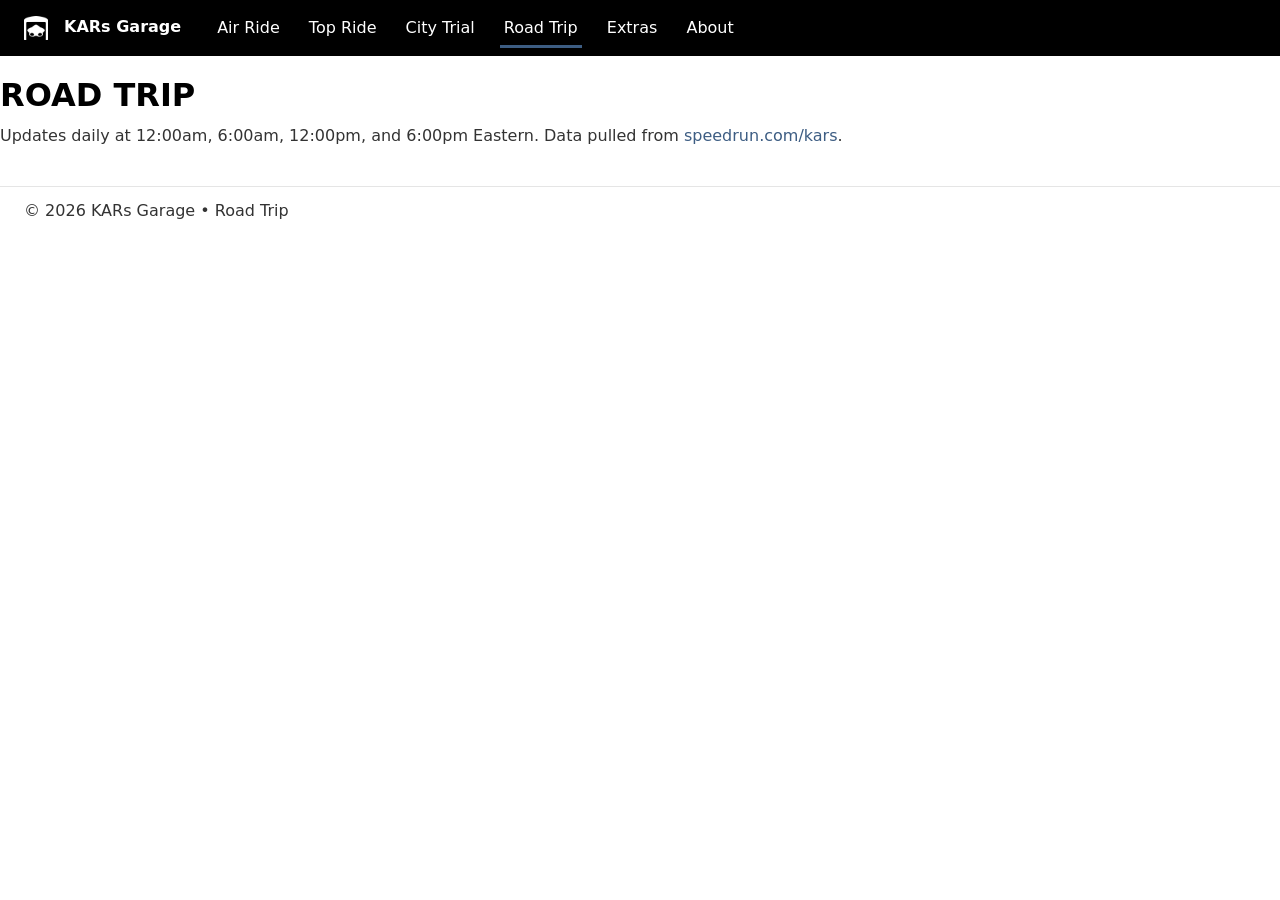
<file: road-trip.html>
<!DOCTYPE html>
<html lang="en">
<head>
  <meta charset="utf-8" />
  <title>KARs Garage - Road Trip</title>
  <link rel="icon" type="image/png" href="icons/garage-icon-white.png" />
  <meta name="viewport" content="width=device-width, initial-scale=1" />
  <link rel="preconnect" href="https://fonts.googleapis.com" />
  <link rel="stylesheet" href="style.css" />
</head>
<!-- Google tag (gtag.js) -->
<script async src="https://www.googletagmanager.com/gtag/js?id=G-FJM6HX5VMZ"></script>
<script>
  window.dataLayer = window.dataLayer || [];
  function gtag(){dataLayer.push(arguments);}
  gtag('js', new Date());
  gtag('config', 'G-FJM6HX5VMZ');
</script>
<body class="page-roadtrip">
  <!-- Top bar -->
  <header class="topbar fixed">
    <div class="container bar-inner">
      <img class="brand-logo-img" src="icons/garage-icon-white.png" alt="KARs logo" />
      <a class="brand-name" href="./" aria-label="Home">KARs Garage</a>
      <nav class="site-nav" aria-label="Site">
        <a href="air-ride.html">Air Ride</a>
        <a href="top-ride.html">Top Ride</a>
        <a href="city-trial.html">City Trial</a>
        <a href="road-trip.html">Road Trip</a>
        <a href="extras.html">Extras</a>
        <a href="about.html">About</a>
      </nav>
    </div>
  </header>

  <!-- Header + cadence -->
  <div class="container site-header">
    <h1 class="brand">ROAD TRIP</h1>
    <p class="tagline">
      Updates daily at 12:00am, 6:00am, 12:00pm, and 6:00pm Eastern.
      Data pulled from
      <a href="https://www.speedrun.com/kars" target="_blank" rel="noopener">speedrun.com/kars</a>.
    </p>
  </div>
  <hr class="accent--fullbleed" />

  <!-- Mobile TOC -->
  <div class="container">
    <div class="toc-wrap">
      <button class="toc-toggle" type="button" aria-expanded="false" aria-controls="toc-drawer">
        Categories <span aria-hidden="true">▾</span>
      </button>
      <div id="toc-drawer" class="toc-drawer">
        <nav id="course-nav-mobile" aria-label="Categories (mobile)"></nav>
      </div>
    </div>
  </div>

  <div class="container layout">
    <aside class="sidebar" aria-label="Categories">
      <nav id="course-nav"></nav>
    </aside>

    <main id="content" aria-label="Category sections"></main>
  </div>

  <!-- Footer -->
  <footer class="site-footer">
    <div class="container">
      <span>© <span id="year">2026</span> KARs Garage • Road Trip</span>
    </div>
  </footer>

  <script src="script.js"></script>
  <script src="roadtrip.js"></script>
</body>
</html>
</file>
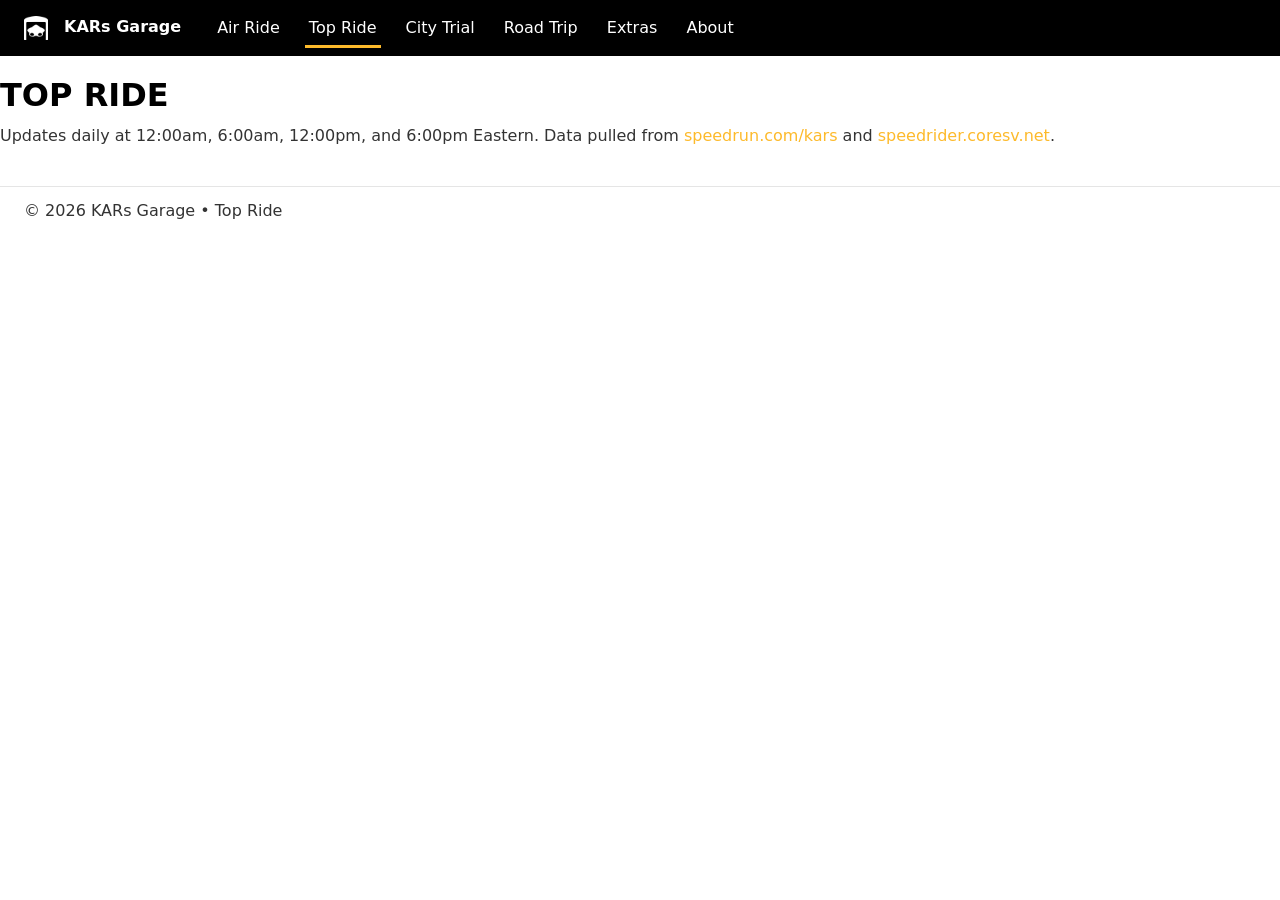
<file: top-ride.html>
<!DOCTYPE html>
<html lang="en">
<head>
  <meta charset="utf-8" />
  <title>KARs Garage - Top Ride</title>
  <link rel="icon" type="image/png" href="icons/garage-icon-white.png" />
  <meta name="viewport" content="width=device-width, initial-scale=1" />
  <link rel="preconnect" href="https://fonts.googleapis.com" />
  <link rel="stylesheet" href="style.css" />
</head>
<body class="page-topride">
  <!-- Top bar -->
  <header class="topbar fixed">
    <div class="container bar-inner">
      <img class="brand-logo-img" src="icons/garage-icon-white.png" alt="KARs logo" />
      <a class="brand-name" href="./" aria-label="Home">KARs Garage</a>
      <nav class="site-nav" aria-label="Site">
        <a href="air-ride.html">Air Ride</a>
        <a href="top-ride.html">Top Ride</a>
        <a href="city-trial.html">City Trial</a>
        <a href="road-trip.html">Road Trip</a>
        <a href="extras.html">Extras</a>
        <a href="about.html">About</a>
      </nav>
    </div>
  </header>
<!-- Google tag (gtag.js) -->
<script async src="https://www.googletagmanager.com/gtag/js?id=G-FJM6HX5VMZ"></script>
<script>
  window.dataLayer = window.dataLayer || [];
  function gtag(){dataLayer.push(arguments);}
  gtag('js', new Date());

  gtag('config', 'G-FJM6HX5VMZ');
</script>
  <!-- Site header + cadence -->
  <div class="container site-header">
    <h1 class="brand">TOP RIDE</h1>
    <p class="tagline">
      Updates daily at 12:00am, 6:00am, 12:00pm, and 6:00pm Eastern.
      Data pulled from
      <a href="https://www.speedrun.com/kars" target="_blank" rel="noopener">speedrun.com/kars</a>
      and
      <a href="https://speedrider.net/?lang=en" target="_blank" rel="noopener">speedrider.coresv.net</a>.
    </p>
  </div>
  <hr class="accent--fullbleed" />

  <div class="container">
    <div class="toc-wrap">
      <button class="toc-toggle" type="button" aria-expanded="false" aria-controls="toc-drawer">
        Courses <span aria-hidden="true">▾</span>
      </button>
      <div id="toc-drawer" class="toc-drawer">
        <nav id="course-nav-mobile" aria-label="Course navigation (mobile)"></nav>
      </div>
    </div>
  </div>

  <div class="container layout">
    <aside class="sidebar" aria-label="Course navigation">
      <nav id="course-nav"></nav>
    </aside>

    <main id="content" aria-label="Course sections"></main>
  </div>

  <!-- Footer -->
  <footer class="site-footer">
    <div class="container">
      <span>© <span id="year">2026</span> KARs Garage • Top Ride</span>
    </div>
  </footer>

  <script src="script.js"></script>
  <script src="topride.js"></script>
</body>
</html>
</file>
<file: style.css>
:root{
  --bg:#ffffff; --text:#000000; --muted:#333333;
  --panel:#f7f7f7; --border:#e5e5e5;
  --accent:#ff5252;
  --link:#ff5252; --link-hover:#d60000;
  --maxw:1440px;
  --container-pad:24px;
  --topbar-h:56px;
  --toc-w:180px;       /* base TOC width */
  --toc-offset:-24px;   /* horizontal nudge to the right */
  --toc-top: calc(var(--topbar-h) + 6px);  /* default docked under the black bar */

  /* Hero strip sizing */
  --hero-left-w: 290px;   /* your chosen card width */
  --hero-gap: 18px;       /* same as your grid gap */
  --hero-delta-nudge-y: 6px;  /* try 4–10px to match your mock */
  /* Speedrider tuning (smaller, less crowded) */
  --sr-left-w:85px;
  --sr-col-w:148px;
  --sr-row-pad:2px;
  --sr-font:12px;
  --sr-line:1.25;
}

html { scroll-padding-top: calc(var(--topbar-h) + 12px); }
*{box-sizing:border-box}
html,body{height:100%}
body{
  margin:0; color:var(--text); background:var(--bg);
  font-family:"Google Sans","Avenir Next","Metropolis",Inter,system-ui,-apple-system,Segoe UI,Roboto,"Helvetica Neue",Arial,sans-serif;
  line-height:1.45;
  padding-top:var(--topbar-h);
}
.container{max-width:var(--maxw); margin:0 auto; padding:0 var(--container-pad)}

.site-nav a{
  line-height: 1.0;         /* keeps underline alignment consistent */
}

/* ===== Fixed top bar ===== */
.topbar.fixed{position:fixed; top:0; left:0; right:0; z-index:1000; background:#000; color:#fff; height:var(--topbar-h)}
.bar-inner{display:flex; align-items:center; gap:12px; height:var(--topbar-h)}
.brand-logo-img{width:24px; height:24px}

/* Brand acts as "Home" link */
.brand-name{
  font-weight:700;
  color:#fff;
  text-decoration:none;
  padding:8px 4px;
  border-bottom:3px solid transparent;
  display:inline-block;
}
.brand-name:hover{ color:#ddd; }

/* Active underline for brand on Home */
body.page-home .brand-name.active{
  border-bottom-color:#fff; /* same as Home underline was */
}

/* Always underline brand on the Home page */
body.page-home .brand-name{
  border-bottom-color:#fff; /* white underline, like the old "Home" link */
}

.site-nav a{
  color:#fff;
  text-decoration:none;
  margin-left:16px;
  padding:8px 4px;
  border-bottom:3px solid transparent;
}
.site-nav a.active{border-bottom-color:var(--accent)}
body.page-home .site-nav a.active{ border-bottom-color:#fff; }          /* white on Home */
body.page-airride .site-nav a.active{ border-bottom-color:var(--accent); } /* red on Air Ride */
/* Top Ride page accent + active underline */
body.page-topride{
  --accent:#fdba2b;
  --link:#fdba2b;
  --link-hover:#c88700; /* slightly darker hover */
}
body.page-topride .site-nav a.active{
  border-bottom-color: var(--accent);
}
/* City Trial page accent + active underline */
body.page-citytrial{
  --accent:#22b26c;
  --link:#22b26c;
  --link-hover:#158a52; /* slightly darker hover */
}
body.page-citytrial .site-nav a.active{
  border-bottom-color: var(--accent);
}

/* Road Trip page accent + active underline */
body.page-roadtrip{
  --accent:#3d5d83;
  --link:#3d5d83;
  --link-hover:#28486a; /* slightly darker */
}
body.page-roadtrip .site-nav a.active{
  border-bottom-color: var(--accent);
}

/* Extras page accent + active underline */
body.page-extras{
  --accent:#BA5F9D;
  --link:#BA5F9D;
  --link-hover:#8c3f73; /* darker */
}
body.page-extras .site-nav a.active{
  border-bottom-color: var(--accent);
}

/* On Extras page, default content links follow accent color */
.page-extras main a{
  color: var(--link);
  text-decoration: underline;
}
.page-extras main a:hover{
  color: var(--link-hover);
}

body.page-about .site-nav a.active {
  border-bottom-color: #fff;
}

.site-nav a:hover{color:#ddd}

/* ===== Footer ===== */
.site-footer{border-top:1px solid var(--border); padding:12px 0; color:var(--muted)}
#year{white-space:nowrap}

/* ===== Home hero ===== */
.hero{position:relative; min-height:280px; display:flex; align-items:center; justify-content:center}
.hero--home{width:100vw; margin-left:calc((100vw - 100%) / -2); margin-right:calc((100vw - 100%) / -2)}
.hero-bg{position:absolute; inset:0; background:url('images/kars-garage-hero.png') center top / cover no-repeat}
.hero-bg--top{background-position:center top}
.hero-content{position:relative; z-index:1}
.hero-content--center{text-align:center}
.hero-title--76{margin:48px 0; font-size:100px; font-weight:800; color:#fff; text-shadow:0 2px 8px rgba(0,0,0,.4)}

/* ===== Home tiles ===== */
.tile-grid{display:grid; gap:18px; margin:24px auto; grid-template-columns:repeat(2,minmax(0,1fr)); max-width:var(--maxw); padding:0 var(--container-pad)}
.tile-grid--shrink{transform:scale(.75); transform-origin:top center}
.tile{display:block; border:none; border-radius:16px; text-decoration:none; position:relative; overflow:hidden; box-shadow:none}

.tile-airride{
  background:
    image-set(
      url('images/air-ride.webp') type('image/webp'),
      url('images/air-ride.png')  type('image/png')
    )
    center / cover no-repeat;
 aspect-ratio:17/9}
.tile-topride{
  background:
    image-set(
      url('images/top-ride.webp') type('image/webp'),
      url('images/top-ride.png')  type('image/png')
    )
    center / cover no-repeat;
 aspect-ratio:17/9}
.tile-citytrial{
  background:
    image-set(
      url('images/city-trial.webp') type('image/webp'),
      url('images/city-trial.png')  type('image/png')
    )
    center / cover no-repeat;
 aspect-ratio:17/9}
.tile-roadtrip{
  background:
    image-set(
      url('images/road-trip.webp') type('image/webp'),
      url('images/road-trip.png')  type('image/png')
    )
    center / cover no-repeat;
 aspect-ratio:17/9}
.tile-extras{
  background:
    image-set(
      url('images/extras.webp') type('image/webp'),
      url('images/extras.png')  type('image/png')
    )
    center / cover no-repeat;
 aspect-ratio:17/9}

/* ===== Home tiles: horizontal carousel under hero ===== */
.tile-strip{
  position: relative;
  margin: 8px auto 20px;
  max-width: var(--maxw);
  padding: 0 var(--container-pad);
  overflow: hidden;                 /* hide overscroll edges */
}

.tile-carousel{
  display: flex;
  gap: 18px;
  -webkit-overflow-scrolling: touch;
  scrollbar-width: none;            /* Firefox: hide scrollbar */
}
.tile-carousel::-webkit-scrollbar{ display: none; } /* WebKit: hide scrollbar */

/* Hide text selection flicker on the arrows */
.tile-nav{
  position: absolute;
  top: 50%;
  transform: translateY(-50%);
  z-index: 10;
  width: 40px;
  height: 40px;
  border: 1px solid rgba(0,0,0,.15);
  border-radius: 999px;
  background: rgba(255,255,255,.9);
  color: #000;
  font-weight: 800;
  font-size: 22px;
  line-height: 1;
  display: inline-grid;
  place-items: center;
  cursor: pointer;
  user-select: none;
  box-shadow: 0 2px 10px rgba(0,0,0,.08);
}

.tile-nav--left { left: 8px; }
.tile-nav--right { right: 8px; }

.tile-nav:hover{
  background: #000;
  color: #fff;
  border-color: #000;
}

/* Optional: on very small phones, slightly larger tap target */
@media (max-width:480px){
  .tile-nav{ width: 44px; height: 44px; font-size: 24px; }
}

/* On very wide screens, center the belt area a bit nicer */
@media (min-width: 1441px){
  .tile-strip{ padding-left: 0; padding-right: 0; }
}

/* Optional: on narrow phones, slightly smaller gap */
@media (max-width: 480px){
  .tile-carousel{ gap: 12px; }
}

/* ===== Home tiles: CSS marquee (seamless loop) ===== */

/* Wrapper we animate on arrow clicks (belt keeps auto-marquee inside) */
.tile-shift{
  display: block;
  will-change: transform;
}

/* clip the belt */
.tile-carousel{
  overflow: hidden;                 /* change from 'auto' to 'hidden' here */
  display: block;
  position: relative;
}

/* belt that moves */
.tile-belt{
  display: flex;
  gap: 18px;
  width: max-content;               /* fit to content, will be duplicated by JS */
  will-change: transform;
  animation: tiles-marquee var(--tiles-duration, 40s) linear infinite;
}

/* Pause ONLY when an actual tile is hovered */
.tile-carousel:has(.tile:hover) .tile-belt{
  animation-play-state: paused;
}

/* Pause ONLY when a tile is keyboard-focused */
.tile-carousel:has(.tile:focus-visible) .tile-belt{
  animation-play-state: paused;
}


/* Make the motion distance be exactly 50% of the belt (because we duplicate once) */
@keyframes tiles-marquee{
  from{ transform: translateX(0); }
  to  { transform: translateX(-50%); }
}

/* Tile cards keep your existing fixed-ish width */
.tile-carousel .tile{
  flex: 0 0 clamp(220px, 30vw, 360px);
}

/* Optional: tighter gap on very small phones (keeps your earlier tweak) */
@media (max-width: 480px){
  .tile-belt{ gap: 12px; }
}


/* Optional: tweak the easing of the click animation */
:root{
  --tiles-step-ms: 420ms;           /* duration of one click step */
  --tiles-step-ease: cubic-bezier(.22,.61,.36,1);  /* smooth ease-out */
}


/* ===== Home Dashboard ===== */
.dashboard { margin: 18px auto 28px; }
.dash-title { margin: 0 0 10px; font-size: 24px; font-weight: 800; }

.dash-row {
  display: grid;
  gap: 16px;
  grid-template-columns: repeat(2, minmax(0, 1fr));
  margin: 10px 0;
}
.dash-card {
  background: var(--panel);
  border: 1px solid var(--border);
  border-radius: 12px;
  padding: 12px;
}
.dash-card h3 { margin: 0 0 8px; font-size: 18px; font-weight: 800; }
.dash-card.wide { grid-column: 1 / -1; }

.dash-embed { aspect-ratio: 16/9; background: #000; border-radius: 8px; overflow: hidden; }
.dash-meta, .dash-stat { padding: 8px 0 0; font-size: 14px; line-height: 1.45; }
.dash-chart, .dash-table { min-height: 220px; }

/* Optional: accent links anywhere inside dashboard cards */
.dash-card a { color: var(--link); text-decoration: underline; }
.dash-card a:hover { color: var(--link-hover); }

/* ===== Dashboard Headline Strip (Spotlight/Latest + Big Deltas) ===== */

#dash-hero { margin: 16px 0 18px; }
.hero-grid {
  display: grid;
  grid-template-columns: var(--hero-left-w) 1fr;  /* left fixed, right flexible */
  gap: var(--hero-gap);
  align-items: start;
}

.hero-right {
  display: grid;
  gap: 24px;
  /* stays in column 2 (default), no grid-column span */
}

.hero-left  { position: relative; z-index: 2; }  /* videos above any backgrounds */
.hero-right { position: relative; z-index: 1; }  /* deltas below videos */

@media (max-width: 900px){
  .hero-grid { grid-template-columns: 1fr; }
  .hero-right {
    grid-column: auto;
    padding-left: 0;
  }
}

/* Make hero embeds compact (like your mockup) */
.hero-left .dash-card{
  max-width: 320px;          /* keeps the left column visually narrow */
}

.dash-embed--sm{
  height: 120px;             /* small fixed height */
  aspect-ratio: auto;        /* ignore the default 16:9 rule */
}

/* Tighten the meta text under the small embeds */
.hero-left .dash-meta{
  font-size: 12px;
  line-height: 1.35;
}

.delta-big::before {
  display: none;
}

/* Big delta panel container (no gray box; fill the column width) */
.delta-big{
  background: transparent;
  border: none;
  padding: 16px;
  position: relative;
  z-index: 1;
  width: 100%;  /* ensures centering works predictably */
}

/* Top row is your two big black times + captions (you already have this) */

/* Inline '=' + green number row: must be full width and centered */
.delta-big .row-eq{
  display: flex;
  width: 100%;                 /* <— ensures centering uses the whole card width */
  justify-content: center;     /* center the pair horizontally */
  align-items: baseline;       /* align baselines for '=' and digits */
  gap: 14px;
  margin-top: 8px;             /* space under the top row */
}

/* Make '=' visually match the green time */
.delta-big .row-eq .eq{
  font-weight: 900;
  font-size: clamp(38px, 8vw, 76px);
  color: #000;
  line-height: 1.05;
}

/* Green delta number (optionally nudged slightly lower) */
.delta-big .num.num--highlight{
  color: var(--delta-accent, #22b26c);
  font-size: clamp(38px, 8vw, 82px);  /* you currently have 82px max; keep if you like it large */
  line-height: 1.05;
  position: relative;
  top: 6px;                            /* increase to 8–10px if you want it lower */
}

/* Black times (keep or adjust the max if you want bigger) */
.delta-big .num{
  font-weight: 900;
  font-size: clamp(34px, 7vw, 54px);
  color: #000;
  font-variant-numeric: tabular-nums;
  letter-spacing: .02em;
  line-height: 1.05;
}

/* Captions under each time */
.delta-big .label{
  font-weight: 800;
  font-size: 18px;          /* <-- bumped from 14px; increase to 18px if you want */
  color: #000;
  opacity: .9;
  margin-top: 4px;
  text-align: center;       /* ensure they center beneath their time */
}

/* === Vertical nudge for the two big delta panels (push them down slightly) === */
/* Adjust 6px → 4–10px by eye to match the red centerline in your mock */

#delta-ar-big{ margin-top: 70px; }
#delta-tr-big{ margin-top: 60px; }

/* On mobile (stacked), remove the extra gap to keep things tight */
@media (max-width: 900px){
  #delta-ar-big,
  #delta-tr-big{
    margin-top: 0;
  }
}

/* ===== Mobile tuning for big delta panels (fit within viewport) ===== */
@media (max-width: 900px){
  /* Keep the top row (two black times + minus) in one horizontal line */
  .delta-big .row-top{
    /* The inline style sets display/grid/columns already; we only need to trim spacing */
    gap: 8px !important;
  }

  /* Inline '=' + green number: keep on one line and tighten spacing */
  .delta-big .row-eq{
    gap: 10px;
    white-space: nowrap;   /* do not wrap across lines */
  }

  /* Scale down typography on mobile so everything fits */
  .delta-big .num{
    font-size: clamp(22px, 7.5vw, 34px);
    line-height: 1.05;
  }
  .delta-big .num.num--highlight{
    font-size: clamp(26px, 8.5vw, 40px);
    top: 4px;              /* small baseline nudge */
  }
  .delta-big .row-eq .eq{
    font-size: clamp(26px, 8.5vw, 40px);
  }
  .delta-big .label{
    font-size: clamp(13px, 3.5vw, 16px);
    margin-top: 2px;
  }

  /* Slightly tighter padding so the card breathes on small screens */
  .delta-big{
    padding: 10px;
  }
}

/* ===== Mobile re-ordering of hero strip ===== */
@media (max-width: 900px){
  /* Stack as: (1) deltas full-width, then (2) Spotlight + Latest side-by-side */
  .hero-grid{
    grid-template-columns: 1fr;  /* single column grid */
    gap: 12px;                   /* modest vertical spacing */
  }

  /* Move the right column (deltas) above the videos */
  .hero-right{
    order: -1;  /* render before .hero-left */
    transform: none !important;  /* drop any desktop centering transforms on mobile */
  }

  /* Lay out the two video cards side-by-side (Spotlight left, Latest right) */
  .hero-left{
    order: 2;
    display: grid;
    grid-template-columns: 1fr 1fr;  /* two equal columns */
    gap: 12px;
  }
  /* Let each small card be fluid inside the 2-col grid */
  .hero-left .dash-card{
    max-width: none; /* override the desktop 'max-width: 320px' */
  }

  /* Optional: slightly reduce the small embed height for very narrow phones */
  .dash-embed--sm{
    height: 110px;  /* you can tweak to 100–120px by eye */
  }
}

/* Keep it readable on phones (stack columns) */
@media (max-width: 900px){
  .hero-grid { grid-template-columns: 1fr; }
}

/* 3-up charts row on wide screens */
@media (min-width: 1100px) {
  .dash-row:nth-of-type(3) { grid-template-columns: repeat(3, minmax(0, 1fr)); }
}

/* Stack everything on mobile */
@media (max-width: 900px) {
  .dash-row { grid-template-columns: 1fr; }
}

/* ===== Dashboard filters + charts + table ===== */
.dash-filters {
  display: grid;
  gap: 10px;
  grid-template-columns: repeat(3, minmax(0, 1fr));
  align-items: end;
  margin: 8px 0 14px;
}
@media (max-width: 900px) {
  .dash-filters { grid-template-columns: 1fr; }
}

/* ==== Multi-select dropdown (checkbox menu) ==== */
.ms {
  position: relative;
  display: inline-block;
  width: 100%;
}
.ms-btn {
  width: 100%;
  text-align: left;
  background: #fff;
  border: 1px solid var(--border);
  border-radius: 8px;
  padding: 8px 10px;
  line-height: 1.25;
  cursor: pointer;
  font-weight: 600;
}
.ms-btn:after {
  content: "▾";
  float: right;
  opacity: .8;
}
.ms.open .ms-btn:after { content: "▴"; }

.ms-menu {
  position: absolute;
  z-index: 900;
  left: 0;
  right: 0;
  margin-top: 6px;
  background: #fff;
  border: 1px solid var(--border);
  border-radius: 10px;
  box-shadow: 0 6px 16px rgba(0,0,0,.12);
  padding: 8px;
  display: none;
  max-height: 320px;
  overflow: auto;
}
.ms.open .ms-menu { display: block; }

.ms-header {
  display: flex; gap: 6px; justify-content: flex-end; margin-bottom: 6px;
}
.ms-list {
  display: grid;
  grid-template-columns: 1fr;
  gap: 4px;
}

/* Search field inside multi-select menus (used for Player) */
.ms-search{
  width: 100%;
  border: 1px solid var(--border);
  border-radius: 8px;
  padding: 6px 8px;
  margin: 0 0 6px 0;
  font-size: 14px;
}

.ms-item {
  display: flex; gap: 8px; align-items: center;
  padding: 6px 8px; border-radius: 8px; cursor: pointer;
}
.ms-item:hover { background: var(--panel); }
.ms-item input { margin: 0; }

.ms-actions {
  display: flex; gap: 8px; justify-content: space-between; margin-top: 8px;
}
.ms-actions .left { display:flex; gap:8px; }
.ms-actions .right { display:flex; gap:8px; }

@media (max-width: 900px) {
  .ms-menu {
    position: fixed;
    left: var(--container-pad);
    right: var(--container-pad);
    top: calc(var(--topbar-h) + 48px);
    max-height: 60vh;
  }
}

/* The charts row that contains the three cards should be a 3-up grid on wide screens */
@media (min-width: 1100px){
  .dash-row:has(#dash-char, #dash-machine, #dash-player){
    grid-template-columns: repeat(3, minmax(0, 1fr));
  }
}

.filt-block { background: #fff; border: 1px solid var(--border); border-radius: 10px; padding: 8px; }
.filt-label { font-weight: 800; font-size: 13px; margin: 0 0 6px; }
.filt-row { display: flex; gap: 6px; flex-wrap: wrap; }
.filt-chip {
  display: inline-flex; align-items: center; gap: 6px;
  padding: 6px 10px; background: var(--panel); border: 1px solid var(--border);
  border-radius: 999px; cursor: pointer; user-select: none; font-size: 13px;
}
.filt-chip input { margin: 0; }

/* Add vertical breathing room between the dropdown and its All/Clear row */
.filt-actions{
  display: flex;
  gap: 8px;
  flex-wrap: wrap;
  margin-top: 10px;  /* was none; gives clear separation under the dropdown */
}

/* If you want the dropdown button itself to breathe from the label as well */
.filt-block .ms{
  margin-top: 4px;   /* optional: small gap between the label and the dropdown button */
}

/* Optional: extra room under chips rows in chart filters */
.cf-row{
  padding-bottom: 2px;
}


.btn, .btn-secondary {
  appearance: none; border-radius: 999px; padding: 6px 12px; font-weight: 700; cursor: pointer;
  border: 1px solid var(--border); background:#fff; color:#000;
}
.btn { background: #000; color:#fff; border-color:#000; }
.btn:disabled { opacity:.6; cursor: default; }
.btn-secondary:hover, .btn:hover { filter: brightness(0.95); }

.chart { --bar-h: 26px; display:grid; gap:8px; }
.chart-row { display:grid; grid-template-columns: 1fr auto; gap:10px; align-items:center; }
.chart-bar-wrap { background:#f1f1f1; border-radius:6px; height: var(--bar-h); overflow:hidden; }
.chart-bar { height:100%; background: var(--accent); min-width:2px; transition: width .2s ease; }
.chart-label { font-size:13px; overflow:hidden; text-overflow:ellipsis; white-space:nowrap; }
.chart-count { font-weight:700; font-size:12px; color:#555; }

.table-wrap { overflow:auto; }
.table-simple { width:100%; border-collapse: collapse; table-layout: auto; }
.table-simple th, .table-simple td {
  border:1px solid var(--border); padding:6px 8px; font-size: 12px; background:#fff;
}
.table-simple th { background:#000; color:#fff; position:sticky; top:0; cursor:pointer; }
.table-simple a { color:var(--link); text-decoration:none; }
.table-simple a:hover { color:var(--link-hover); text-decoration:underline; }
.sort-ind { margin-left:6px; opacity:.85; }
.info-muted { color:#777; font-size:12px; }


/* === Rider/Machine STACKED COLUMN (Search table) ===================== */

.table--search th.col--rm {
  text-align: center;
  width: 60px;
  max-width: 70px;
}
.table--search td.col--rm { padding: 4px 6px; }

/* Two small stacked rows: Rider on top, Machine below */
.table--search td.col--rm .rm {
  display: inline-flex;
  align-items: center;
  gap: 6px;
  line-height: 1.2;
}
.table--search td.col--rm .rm + .rm { margin-top: 4px; }

.table--search td.col--rm .cell-icon img {
  width: 20px; height: 20px; object-fit: contain; border-radius: 4px;
}

/* <=1440px: icon-only (hide text visually), keep column tight */
@media (max-width: 1440px){
  .table--search td.col--rm .cell-text{
    position: absolute;
    width: 1px; height: 1px; margin: -1px;
    overflow: hidden; clip: rect(0,0,0,0); clip-path: inset(50%);
    white-space: nowrap; border: 0;
  }
  .table--search th.col--rm,
  .table--search td.col--rm{
    width: 44px !important;
    max-width: 56px !important;
    text-align: center !important;
  }
  .table--search td.col--rm .cell-icon img{ width: 18px; height: 18px; }
}

/* Phones: trim a bit more to donate width to Cat/Subcat/Track */
@media (max-width: 900px){
  .table--search th.col--rm,
  .table--search td.col--rm{
    width: 36px !important;
    max-width: 46px !important;
    padding-left: 4px !important;
    padding-right: 4px !important;
  }
  .table--search td.col--rm .cell-icon img{ width: 17px; height: 17px; }
}

/* (Keep these: IL/RT tables icon behavior – separate tables, still valid) */
@media (max-width:1440px){
  .table--il td.cell--machine.has-icon .cell-icon,
  .table--il td.cell--rider.has-icon  .cell-icon{
    display: inline-flex;
  }
  .table--il td.cell--machine.has-icon .cell-text,
  .table--il td.cell--rider.has-icon  .cell-text{
    position: absolute;
    width: 1px; height: 1px; padding: 0; margin: -1px;
    overflow: hidden; clip: rect(0,0,0,0); clip-path: inset(50%);
    white-space: nowrap; border: 0;
  }
  .table--il th:nth-child(3), .table--il td:nth-child(3),
  .table--il th:nth-child(4), .table--il td:nth-child(4){
    width: 44px !important;
    max-width: 56px !important;
    text-align: center;
  }
}
@media (max-width:1440px){
  .table--rt td.cell--rider.has-icon .cell-icon{
    display: inline-flex;
    align-items: center;
    justify-content: center;
  }
  .table--rt td.cell--rider.has-icon .cell-text{
    position: absolute;
    width: 1px; height: 1px; padding: 0; margin: -1px;
    overflow: hidden; clip: rect(0,0,0,0); clip-path: inset(50%);
    white-space: nowrap; border: 0;
  }
  .table--rt th:nth-child(3), .table--rt td:nth-child(3){
    width: 44px !important;
    max-width: 56px !important;
    text-align: center;
  }
}

/* Mobile table-fit rules to avoid horizontal scrolling */
@media (max-width: 900px){
  .table--search{
    table-layout: fixed;    /* let columns wrap as needed */
    width: 100%;
    max-width: 100vw;
  }

   .table--search th, .table--search td{
    white-space: normal !important;
    overflow-wrap: anywhere;
    word-break: normal;
  }

  /* Time/Score: usually short, keep it on one line */
  .table--search th:nth-child(7),
  .table--search td:nth-child(7){
    white-space: nowrap !important;
    overflow: hidden;
    text-overflow: clip;
  }

  /* Place: single-line, narrow */
  .table--search th:nth-child(8),
  .table--search td:nth-child(8){
    white-space: nowrap !important;
  }

  /* Link + Video columns: ellipsis */
  .table--search th:nth-child(9), .table--search td:nth-child(9),
  .table--search th:nth-child(10), .table--search td:nth-child(10){
    width: 6ch;
    max-width: 15ch;
    white-space: nowrap !important;
    overflow: hidden;
    text-overflow: ellipsis;
  }
  .table--search td:nth-child(9) a,
  .table--search td:nth-child(10) a{
    display: block;
    width: 100%;
    white-space: nowrap !important;
    overflow: hidden;
    text-overflow: ellipsis;
  }

  }
}


/* Mini filters injected above each chart */
.chart-filters{
  display: grid;
  grid-template-columns: 1fr;
  gap: 6px;
  margin: 6px 0 14px;   /* 10px → 14px: adds more air below the filters */
}

/* Extra insurance: add a little space before the first chart row */
#chart-rider .chart > .chart-row:first-child,
#chart-machine .chart > .chart-row:first-child,
#chart-player .chart > .chart-row:first-child{
  margin-top: 6px;      /* lifts the first label a bit */
}


/* Space between a chart's filter box and the first bar/row */
.chart-filters + .chart{
  margin-top: 10px;    /* try 10–14px by eye */
}

/* Optional: add a touch of padding inside each filter group block to lift content away from edges */
.cf-group{
  padding-bottom: 8px; /* you already have padding:6px; this adds a bit more bottom cushion */
}

@media (max-width: 900px) {
  .chart-filters { grid-template-columns: 1fr; }
}
.cf-group { background:#fff; border:1px solid var(--border); border-radius:8px; padding:6px; }
.cf-label { font-weight:800; font-size:12px; margin:0 0 4px; }
.cf-row { display:flex; gap:6px; flex-wrap:wrap; }
.cf-chip { display:inline-flex; align-items:center; gap:6px; padding:5px 9px;
  background:var(--panel); border:1px solid var(--border); border-radius:999px; font-size:12px; cursor:pointer; }
.cf-chip input { margin:0; }
.cf-actions { display:flex; gap:6px; margin-top:6px; }

.chart-label.iconized {
  display: inline-flex;
  align-items: center;
  gap: 8px;
}
.chart-label.iconized img.chart-icon {
  width: 20px;
  height: 20px;
  object-fit: contain;
  border-radius: 4px;
  flex: 0 0 auto;
}
.chart-label.iconized .icon-fallback {
  width: 20px; height: 20px; border-radius: 50%;
  background: #ececec; color: #555;
  display: inline-flex; align-items: center; justify-content: center;
  font: 600 12px/1 system-ui, -apple-system, Segoe UI, Roboto, sans-serif;
  text-transform: uppercase;
}

@media (max-width:900px){.tile-grid{grid-template-columns:1fr}}

/* ===== Air Ride page header ===== */
.site-header{padding:16px 0 8px}
.site-header .brand{margin:0; font-weight:800; font-size:2rem}
.site-header .tagline{margin:6px 0 10px; color:var(--muted)}
.site-header .tagline a{color:var(--link); text-decoration:none}
.site-header .tagline a:hover{color:var(--link-hover); text-decoration:underline}

/* Full-bleed underline below cadence */
.accent--fullbleed{
  width:100vw; height:4px; background:var(--accent); border:none; margin:0;
  margin-left:calc((100vw - 100%) / -2);
  margin-right:calc((100vw - 100%) / -2);
}

/* ===== Air Ride layout (TOC + content) ===== */
.layout{display:grid; grid-template-columns:calc(var(--toc-w) - var(--toc-offset)) 1fr; gap:32px}
@media (max-width:900px){.layout{grid-template-columns:1fr}}
.sidebar{padding:8px 0; margin-left:0; transform: translateX(var(--toc-offset));}
#course-nav{position:sticky; top:calc(var(--topbar-h) + 12px); padding-right:8px}
#course-nav a{display:block; padding:6px 2px; color:var(--text); text-decoration:underline; text-decoration-color:transparent; border-bottom:2px solid transparent}
#course-nav a:hover{border-bottom-color:#999}
#course-nav a.active{border-bottom-color:var(--accent)}
/* Legacy divider (1px #c7c7c7) */
#course-nav .legacy-sep{height:1px; background:#c7c7c7; margin:6px 0}

/* === TOC section titles + indentation (desktop) === */
#course-nav .toc-title{
  font-weight: 800;
  color: var(--text);
  padding: 6px 2px;
  cursor: default;         /* not clickable */
  border-bottom: none;
}
#course-nav .toc-item{
  display: block;
  padding: 6px 2px;
}
#course-nav .toc-item.indent{ padding-left: 10px; }

/* === TOC section titles + indentation (mobile drawer) === */
.toc-drawer #course-nav-mobile .toc-title{
  font-weight: 800;
  color: var(--text);
  padding: 6px 2px;
}
.toc-drawer #course-nav-mobile .toc-item{
  display: block;
  padding: 6px 2px;
}
.toc-drawer #course-nav-mobile .toc-item.indent{ padding-left: 10px; }

/* Course sections */
.course{margin:12px 0 32px}
.anchor{position:relative; top:-80px}
.section-divider{border:none; height:2px; background:#eee; margin:18px 0}

/* ===== Course banner ===== */
.banner-wrap{position:relative; width:100%; height:100px; margin:8px 0 12px 0}
.course-banner{width:100%; height:100%; object-fit:cover; border:none; border-radius:8px}
.banner-title{
  position:absolute; left:16px; top:50%; transform:translateY(-50%);
  color:#fff; font-weight:800; font-size:60px; letter-spacing:.02em;
  text-shadow:0 2px 6px rgba(0,0,0,.55);
}

.mini-divider{
  border: none;
  height: 1px;
  background: #e5e5e5;
  margin: 10px 0 6px;
}

/* ===== SRC tables ===== */
.tables-grid{display:grid; gap:12px; margin-top:12px; grid-template-columns:1fr 1fr}
.table-card{background:none; border:none; padding:0}
.table-card h3{margin:0 0 10px; font-size:18px; font-weight:700}

.table{
  width:100%;
  max-width:100%;
  border-collapse:collapse;
  table-layout:fixed;
  /* 1px #c7c7c7 border and rounded corners */
  border:1px solid #c7c7c7; border-radius:8px; overflow:hidden;
}
.table th, .table td{
  border-right:1px solid var(--border);
  font-size:12px; white-space:nowrap;
}
.table th{
  background:#000; color:#fff; text-align:left; font-weight:700;
  line-height:27px; padding:4px 10px; cursor:pointer; position:relative;
}
.table th .sort-ind{position:absolute; right:8px; top:50%; transform:translateY(-50%); font-size:.9rem; color:#fff; opacity:.8}
.table td{background:#fff; color:var(--text); line-height:22px; padding:4px 10px}

/* Alternate row color #f3f3f3 */
.table tbody tr:nth-child(odd) td{background:#fff}
.table tbody tr:nth-child(even) td{background:#f3f3f3}

.table thead tr th:last-child, .table tbody tr td:last-child{border-right:none}

/* Empty state cell (centered, baseline-aligned message) */
.table td.empty{ text-align:center; padding:12px 10px; }
.table td.empty .empty-msg{
  display:inline-flex; align-items:baseline; gap:6px;
  line-height:22px;
}
.table td.empty a{ color:var(--link); text-decoration:none; }
.table td.empty a:hover{ color:var(--link-hover); text-decoration:underline; }

/* Core columns: Player / Time / Machine / Rider */
.table td:nth-child(1), .table td:nth-child(3), .table td:nth-child(4){
  overflow:visible; text-overflow:clip;
}
/* Time column: hide slight overflow */
.table td.td--time{overflow:hidden; text-overflow:clip}

/* Link columns (5–6): fixed width + ellipsis */
.table th:nth-child(5), .table td:nth-child(5),
.table th:nth-child(6), .table td:nth-child(6){ width:240px; max-width:240px; }
.table td:nth-child(5), .table td:nth-child(6){ overflow:hidden; text-overflow:ellipsis; }
.table a{
  color:var(--link); text-decoration:none; display:inline-block;
  max-width:100%; white-space:nowrap; overflow:hidden; text-overflow:ellipsis;
}
.table a:hover{color:var(--link-hover); text-decoration:underline}

/* SRC tables: Machine/Rider hybrid cells (icon + text in the DOM) */
.table td.cell--machine .cell-icon,
.table td.cell--rider  .cell-icon{
  display: none;              /* wide screens show text */
  align-items: center;
  justify-content: center;
}

.table td.cell--machine .cell-icon img,
.table td.cell--rider  .cell-icon img{
  width: 20px; height: 20px; display: block; object-fit: contain;
}


/* Desktop: 4-col Full Game tables (Player | Time | SRC | Video) */
.table--fg4 th:nth-child(3), .table--fg4 td:nth-child(3),
.table--fg4 th:nth-child(4), .table--fg4 td:nth-child(4){
  width: 240px;         /* match the look you use elsewhere for link columns */
  max-width: 240px;
}

/* Mobile behavior already covered by your .table--fg mobile rules (cols 3–4). */

/* ===== Speedrider strips (aligned grid, compact, sortable) ===== */
.table-card.wide{
  grid-column: 1 / -1;
  min-width: 0;            /* <-- allow the grid item to shrink so inner strip can scroll */
}


/* Whole strip: left header + record columns with zero gap */
.sr-strip{
  display: flex;
  gap: 0;
  overflow-x: auto;
  padding-bottom: 8px;
  -webkit-overflow-scrolling: touch;  /* smooth scroll (macOS/iOS) */
  scrollbar-width: thin;               /* Firefox thin scrollbar */
}


/* Optional custom scrollbar for Chromium browsers */
.sr-strip::-webkit-scrollbar{ height: 8px; }
.sr-strip::-webkit-scrollbar-thumb{ background: #ccc; border-radius: 6px; }
.sr-strip::-webkit-scrollbar-track{ background: transparent; }

/* Left labels column — smaller font, tight line-height, rounded */
.sr-left{
  flex:0 0 var(--sr-left-w);
  display:grid; grid-template-rows:repeat(5,min-content); row-gap:0;
  background:#000; color:#fff; border-radius:12px;
  padding:8px;
  font-size:var(--sr-font); line-height:var(--sr-line);
}
.sr-left .sr-left-row{
  margin:0; padding:var(--sr-row-pad) 0;
  font-weight:700; display:flex; align-items:center; justify-content:space-between;
  cursor:pointer; user-select:none; line-height:var(--sr-line);
}
.sr-left .sr-left-row .sr-sort-ind{margin-left:8px; opacity:.85;}

/* Record columns — compact width, squared edges in-between */

.sr-records{
  display: flex;
  gap: 0;
  min-width: max-content;
}
.sr-col{
  flex:0 0 var(--sr-col-w);
  display:grid; grid-template-rows:repeat(5,min-content); row-gap:0;
  background:#fff;
  border-left:1px solid var(--border);
  padding:8px;
}
.sr-col.first{border-top-left-radius:12px; border-bottom-left-radius:12px;}
.sr-col.last{border-top-right-radius:12px; border-bottom-right-radius:12px;}

/* Inner content — equal row heights to match header */
.sr-time{
  font-weight:700; font-size:var(--sr-font); margin:0;
  padding:var(--sr-row-pad) 0 0 0; /* removed red accent bar */
  line-height:var(--sr-line);
}
.sr-row{
  font-size:var(--sr-font); margin:0; padding:var(--sr-row-pad) 0;
  white-space:normal; overflow:hidden; text-overflow:ellipsis; line-height:var(--sr-line);
  display:inline-flex; align-items:center;
}
.sr-row a{
  color:var(--link); text-decoration:none; display:inline-block;
  max-width:100%; white-space:nowrap; overflow:hidden; text-overflow:ellipsis; line-height:var(--sr-line);
}
.sr-row a:hover{color:var(--link-hover); text-decoration:underline}

/* Alternating shading of record columns to echo tables */
.sr-col:nth-child(even){background:#f3f3f3}

/* Utility */
.muted{color:#777}

@media (max-width:900px){
  .hero-title--76{
    font-size:42px;   /* smaller for mobile */
    margin:12px 0;    /* optional: reduce top/bottom spacing */
  }
  .hero {
    min-height:15vh; /* 15% of viewport height */
  }
}

/* Mobile TOC controls — hidden by default on desktop */
.toc-wrap { display: none; }
.toc-drawer { display: none; }
.toc-toggle { display: none; }


@media (max-width:900px){
  /* Show mobile controls */
  .toc-wrap { display: block; }
  .toc-drawer { display: block; }

  /* Keep the toggle visible while scrolling (fixed, top controlled by --toc-top) */
  .toc-wrap{
    position: fixed;
    left: var(--container-pad);
    right: var(--container-pad);
    top: var(--toc-top);
    z-index: 950;
    background: transparent;
  }

  /* Give content room so it doesn't sit under the fixed button */
  .layout{
    margin-top: 56px;
  }

  /* Slight extra space for the Air Ride header text on mobile (both sides) */
  .container.site-header{
    padding-left:  calc(var(--container-pad) + 6px);
    padding-right: calc(var(--container-pad) + 6px);
  }

  /* Toggle button styles */
  .toc-toggle{
    display:inline-flex;
    align-items:center;
    gap:8px;
    padding:8px 12px;
    border-radius:999px;
    border:1px solid var(--border);
    background:#fff;
    color:#000;
    font-weight:600;
    cursor:pointer;
    user-select:none;
    margin:8px 0 4px 0;
    box-shadow:0 1px 4px rgba(0,0,0,.06);
  }

  /* Drawer (closed) — no gray line */
  .toc-drawer{
    max-height:0;
    overflow:hidden;
    transition:max-height .25s ease;
    border:none;
    border-radius:12px;
    background:#fff;
  }

  /* Drawer (open, fixed under top bar) — 50% viewport width */
  .toc-drawer.open{
    position: fixed;
    left: var(--container-pad);
    right: auto;
    width: 50vw;
    max-width: calc(100vw - (var(--container-pad) * 2));
    top: calc(var(--topbar-h) + 48px);
    max-height: 60vh;
    overflow: hidden;
    z-index: 900;
    box-shadow: 0 6px 16px rgba(0,0,0,.12);
    border: 1px solid var(--border);
    border-radius: 12px;
  }

  .toc-drawer #course-nav-mobile{
    position:relative;
    top:auto;
    max-height:60vh;
    overflow:auto;
    padding:8px 12px;
    transform:none;
  }

  /* Stack course tables vertically on mobile */
  .tables-grid{
    grid-template-columns: 1fr;
    gap: 14px;
  }

  /* Wide Speedrider cards still span full width */
  .table-card.wide{
    grid-column: 1 / -1;
  }

  /* Slightly tighter table typography on mobile */
  .table th, .table td{
    font-size: 11px;
    line-height: 20px;
    padding: 3px 8px;
  }

/* ===== MOBILE TABLES: FIT WITHIN VIEWPORT BY WRAPPING CONTENT ===== */

/* Use auto layout and let the table fill the container */
.table{
  table-layout: fixed;
  width: 100%;
  max-width: 100vw;
}


  /* Ensure col/colgroup do not impose widths on mobile */
  .table colgroup,
  .table col{
    display: none !important;
    width: auto !important;   /* neutralize any column sizing */
  }

/* Allow ALL cells to wrap; let the browser pick sensible column widths */
.table th, .table td{
  white-space: normal !important;
  overflow-wrap: anywhere;   /* break long words when needed */
  word-break: normal;    /* fallback */
}
/* Links: override the desktop rule that forces nowrap */
.table a{
  white-space: normal !important;
  overflow-wrap: anywhere;
  word-break: normal;
}

/* Ensure all table headers stay single-line on mobile */
.table thead th{
  white-space: nowrap !important;
  overflow: hidden !important;
  text-overflow: clip !important; 
}

.table thead th:nth-child(5),
.table thead th:nth-child(6){
  text-overflow: clip !important;
  overflow: hidden !important;
  white-space: nowrap !important;
}

/* === MOBILE: Time column must never truncate and never wrap === */
.table thead th:nth-child(2),
.table tbody td:nth-child(2),
.table td.td--time{
  /* allow Time to expand to its intrinsic single-line width */
  width: auto !important;
  max-width: none !important;

  /* keep on one line, but do NOT use ellipsis */
  white-space: nowrap !important;
  overflow: visible !important;   /* don't clip decimals */
  text-overflow: clip !important; /* explicitly no ... */
}

/* === MOBILE: Player column must never truncate and never wrap === */
.table thead th:nth-child(1),
.table tbody td:nth-child(1){
  width: 14ch !important;        /* let it take its natural width */
  max-width: 20ch !important;    /* remove any max-width constraint */
  white-space: nowrap !important;/* keep on one line */
  overflow: visible !important;  /* show full text */
  text-overflow: clip !important;/* no ellipsis */
}

/* MOBILE: limit Player and Time columns to ~10 characters */
.table th:nth-child(1), .table td:nth-child(1),  /* Player column */
.table th:nth-child(2), .table td:nth-child(2){ /* Time column */
  max-width: 18ch;           
  overflow: hidden;
  text-overflow: clip;
  white-space: nowrap;
}

.table thead th:nth-child(2),
.table tbody td:nth-child(2){
  width: 12ch !important;
  max-width: 20ch !important;
  white-space: nowrap !important;
  overflow: hidden !important;
  text-overflow: clip !important;
}

  /* Drop the fixed 240px width for SRC/Video columns on mobile */
  .table th:nth-child(5), .table td:nth-child(5),
  .table th:nth-child(6), .table td:nth-child(6){
    width: 6ch;
    max-width: 15ch;
    white-space: nowrap !important;
    overflow: hidden;           /* cell-level overflow for safety */
    text-overflow: ellipsis;    /* fallback if anchor styles don’t apply */
  }
  /* MOBILE: make SRC Link (col 5) and Video (col 6) single-line with ellipsis */
  .table td:nth-child(5) a,
  .table td:nth-child(6) a{
    display: block;                 /* reliable ellipsis in block */
    width: 100%;
    white-space: nowrap !important; /* override global mobile wrapping */
    overflow: hidden;
    text-overflow: ellipsis;
  }

/* === MOBILE: Full Mode (table--fg) use cols 3–4 for SRC/Video with ellipsis === */
.table--fg th:nth-child(3), .table--fg td:nth-child(3),
.table--fg th:nth-child(4), .table--fg td:nth-child(4){
  width: 6ch;
  max-width: 15ch;
  white-space: nowrap !important;
  overflow: hidden;
  text-overflow: ellipsis;
}

/* Force anchors to ellipsis inside those cells */
.table--fg td:nth-child(3) a,
.table--fg td:nth-child(4) a{
  display: block;
  width: 100%;
  white-space: nowrap !important;
  overflow: hidden;
  text-overflow: ellipsis;
}

/* === MOBILE: Road Trip (.table--rt) link columns should ellipsis === */
@media (max-width:900px){

  /* Column 4 = SRC Link (Player, Time, Rider, SRC Link, Video) */
  .table--rt th:nth-child(4),
  .table--rt td:nth-child(4){
    width: 6ch;
    max-width: 15ch;
    white-space: nowrap !important;
    overflow: hidden;
    text-overflow: ellipsis;
  }
  /* Force anchors to be single-line, block-level for reliable ellipsis */
  .table--rt td:nth-child(4) a{
    display: block;
    width: 100%;
    white-space: nowrap !important;
    overflow: hidden !important;
    text-overflow: ellipsis !important;
  }

  /* (Optional) Do the same for Video (column 5) to keep parity */
  .table--rt th:nth-child(5),
  .table--rt td:nth-child(5){
    width: 6ch;
    max-width: 15ch;
    white-space: nowrap !important;
    overflow: hidden;
    text-overflow: ellipsis;
  }
  .table--rt td:nth-child(5) a{
    display: block;
    width: 100%;
    white-space: nowrap !important;
    overflow: hidden !important;
    text-overflow: ellipsis !important;
  }
}

  /* Optional: adjust for very small phones */
  @media (max-width:480px){
    .table td:nth-child(5) a,
    .table td:nth-child(6) a{
      max-width: 60vw;
    }
  }

/* Optional: if headers should stay single-line, you can comment these back in */
/* .table thead th{ white-space: nowrap !important; } */

  /* Smaller banners on mobile (about half height + half title size) */
  .banner-wrap{ height: clamp(44px, 7vw, 56px); }
  .banner-title{ font-size: clamp(24px, 5.5vw, 32px); }

  /* Mobile drawer nav: mimic desktop TOC look */
  .toc-drawer #course-nav-mobile a{
    display: block;
    padding: 6px 2px;
    color: var(--text);
    text-decoration: underline;
    text-decoration-color: transparent;
    border-bottom: 2px solid transparent;
  }
  .toc-drawer #course-nav-mobile a:hover{ border-bottom-color: #999; }
  .toc-drawer #course-nav-mobile a.active{ border-bottom-color: var(--accent); }
  .toc-drawer #course-nav-mobile .legacy-sep{
    height: 1px; background: #c7c7c7; margin: 6px 0;
  }

  /* On mobile, hide desktop sidebar/nav */
  .sidebar{ display: none; transform:none; }
  #course-nav { display: none !important; }
}

/* Below 1440px: show icons; visually hide text but keep it accessible */
@media (max-width:1440px){
  .table--il td.cell--machine.has-icon .cell-icon,
  .table--il td.cell--rider.has-icon  .cell-icon{
    display: inline-flex;
  }

  .table--il td.cell--machine.has-icon .cell-text,
  .table--il td.cell--rider.has-icon  .cell-text{
    position: absolute;
    width: 1px; height: 1px; padding: 0; margin: -1px;
    overflow: hidden; clip: rect(0,0,0,0); clip-path: inset(50%);
    white-space: nowrap; border: 0;
  }

  /* Compact the Machine/Rider columns ONLY for IL tables */
  .table--il th:nth-child(3), .table--il td:nth-child(3),
  .table--il th:nth-child(4), .table--il td:nth-child(4){
    width: 44px !important;
    max-width: 56px !important;
    text-align: center;
  }
}

/* Road Trip tables: show Rider icon below 1440px (no Machine column on Road Trip) */
@media (max-width:1440px){
  .table--rt td.cell--rider.has-icon .cell-icon{
    display: inline-flex;
    align-items: center;
    justify-content: center;
  }
  .table--rt td.cell--rider.has-icon .cell-text{
    position: absolute;
    width: 1px; height: 1px; padding: 0; margin: -1px;
    overflow: hidden; clip: rect(0,0,0,0); clip-path: inset(50%);
    white-space: nowrap; border: 0;
  }
  /* Compact the Rider column (3rd col) for Road Trip */
  .table--rt th:nth-child(3), .table--rt td:nth-child(3){
    width: 44px !important;
    max-width: 56px !important;
    text-align: center;
  }
}

/* Accent divider that spans only the main content column */
.accent--from-content{
  border: none;
  height: 4px;
  background: var(--accent);
  margin: 12px 0;
  grid-column: 2 / -1; /* in the .layout grid: start at column 2 (content) */
}

.banner-wrap--textonly{
  height: 72px; /* same feel as image banner region */
  display:flex; align-items:center;
}
.banner-title--text{
  position: static;
  color:#000;
  text-shadow:none;
  font-weight:800;
  font-size:60px;
  letter-spacing:.02em;
}
@media (max-width:900px){
  .banner-wrap--textonly{ height: clamp(44px, 7vw, 56px); }
  .banner-title--text{ font-size: clamp(24px, 5.5vw, 32px); }
}

/* Category Extension block */
.catex-section{ margin: 18px 0 28px; }
.catex-header{
  display:flex; align-items:baseline; justify-content:space-between;
  gap:12px; margin: 0 0 6px;
}
.catex-title{ margin:0; font-size:22px; font-weight:800; }
.catex-rules-title{ font-weight:800; color:#000; }
.catex-body{
  display:grid; gap:12px;
  grid-template-columns: 2fr 1fr;  /* table left, rules right */
}

.catex-title .byline{
  font-weight:800;
  font-size:.65em;
  color:#555;
  margin-left:8px;
}

.catex-table{}
.catex-rules{ font-size:14px; line-height:1.5; }
.catex-rules ul{ margin:6px 0 0 18px; }
@media (max-width:900px){
  .catex-body{ grid-template-columns: 1fr; }

  /* Mobile: show the Rules panel above the table when expanded */
  .catex-rules{ order: -1; }   /* render before the table */
  .catex-table{ order: 0; }    /* default; keep table after rules */

  /* Mobile: hide the desktop "Rules" header label to avoid duplication */
  .catex-rules-title{ display: none; }

  /* Mobile: keep Rank column compact for Amiibo + Online Checklist */
  #ce-amiibo .table th:nth-child(1),
  #ce-amiibo .table td:nth-child(1),
  #ce-online-85 .table th:nth-child(1),
  #ce-online-85 .table td:nth-child(1),
  #ce-ct-max-stats .table th:nth-child(1),
  #ce-ct-max-stats .table td:nth-child(1),
  #ce-99-air-ride .table th:nth-child(1),
  #ce-99-air-ride .table td:nth-child(1),
  #ce-99-top-ride .table th:nth-child(1),
  #ce-99-top-ride .table td:nth-child(1){
    width: 46px !important;
    max-width: 50px !important;
    text-align: center;
    white-space: nowrap !important;
  }

}
.extras-error{
  padding:.75rem 1rem; background:#fff4f4; color:#7a1c1c; border-radius:8px;
}

/* Cat-Ex: compact Rank column for Amiibo + Online Checklist */
#ce-amiibo .table th:nth-child(1),
#ce-amiibo .table td:nth-child(1),
#ce-online-85 .table th:nth-child(1),
#ce-online-85 .table td:nth-child(1),
#ce-ct-max-stats .table th:nth-child(1),
#ce-ct-max-stats .table td:nth-child(1),
#ce-99-air-ride .table th:nth-child(1),
#ce-99-air-ride .table td:nth-child(1),
#ce-99-top-ride .table th:nth-child(1),
#ce-99-top-ride .table td:nth-child(1){
  width: 46px;
  max-width: 50px;
  text-align: center;
}
/* Mobile: collapsible Rules */
@media (max-width:900px){
  .rules-toggle{
    appearance: none;
    border: 1px solid var(--border);
    background:#fff; color:#000;
    border-radius: 999px;
    padding: 6px 10px;
    font-weight:700; cursor:pointer;
    display:inline-flex; align-items:center; gap:6px;
    margin: 6px 0;
  }
  .rules-toggle[aria-expanded="true"]::after{ content:"▴"; }
  .rules-toggle[aria-expanded="false"]::after{ content:"▾"; }

  .catex-rules.is-collapsed{ display:none; }
}

/* ===== Extras (Cat-Ex) — 99 Laps layout tweaks ===== */
/* Player (col 2) wider */
#ce-99-air-ride .table th:nth-child(2), #ce-99-air-ride .table td:nth-child(2),
#ce-99-top-ride .table th:nth-child(2), #ce-99-top-ride .table td:nth-child(2),
#ce-ct-max-stats .table th:nth-child(2), #ce-ct-max-stats .table td:nth-child(2) {
  width: 22ch;
  max-width: 28ch;
}

/* Time (col 3) wider + non-wrapping */
#ce-99-air-ride .table th:nth-child(3), #ce-99-air-ride .table td:nth-child(3),
#ce-99-top-ride .table th:nth-child(3), #ce-99-top-ride .table td:nth-child(3) {
  width: 12ch;
  max-width: 14ch;
  white-space: nowrap;
}

#ce-99-air-ride .table th:nth-child(4), #ce-99-air-ride .table td:nth-child(4),
#ce-99-top-ride .table th:nth-child(4), #ce-99-top-ride .table td:nth-child(4) {
  /* Rider — shorter to free space for Machine */
  width: 16ch; max-width: 20ch; white-space: nowrap; overflow: hidden; text-overflow: ellipsis;
}

/* Machine (col 5) narrower */
#ce-99-air-ride .table th:nth-child(5), #ce-99-air-ride .table td:nth-child(5),
#ce-99-top-ride .table th:nth-child(5), #ce-99-top-ride .table td:nth-child(5) {
  width: 16ch;
  max-width: 20ch;
}

/* Video (col 6) narrower + ellipsis */
#ce-99-air-ride .table th:nth-child(6), #ce-99-air-ride .table td:nth-child(6),
#ce-99-top-ride .table th:nth-child(6), #ce-99-top-ride .table td:nth-child(6) {
  width: 18ch;
  max-width: 20ch;
  white-space: nowrap;
  overflow: hidden;
  text-overflow: ellipsis;
}
#ce-99-air-ride .table td:nth-child(6) a,
#ce-99-top-ride .table td:nth-child(6) a {
  display: block;
  width: 100%;
  white-space: nowrap;
  overflow: hidden;
  text-overflow: ellipsis;
}

@media (max-width: 900px) {
  #ce-99-air-ride .table th:nth-child(6), #ce-99-air-ride .table td:nth-child(6),
  #ce-99-top-ride .table th:nth-child(6), #ce-99-top-ride .table td:nth-child(6) {
    max-width: 14ch;
  }
  #ce-99-air-ride .table th:nth-child(5), #ce-99-air-ride .table td:nth-child(5),
  #ce-99-top-ride .table th:nth-child(5), #ce-99-top-ride .table td:nth-child(5) {
    max-width: 10ch;
  }
}

/* Time (col 3) non-wrapping */
#ce-ct-max-stats .table th:nth-child(3),
#ce-ct-max-stats .table td:nth-child(3){ width: 12ch; max-width: 14ch; white-space: nowrap; }

/* Rider (col 4) a bit shorter to free space for Machine */
#ce-ct-max-stats .table th:nth-child(4),
#ce-ct-max-stats .table td:nth-child(4){ width: 16ch; max-width: 20ch; white-space: nowrap; overflow: hidden; text-overflow: ellipsis; }

/* Video (col 5) narrow + ellipsis */
#ce-ct-max-stats .table th:nth-child(5),
#ce-ct-max-stats .table td:nth-child(5){
  width: 18ch; max-width: 20ch; white-space: nowrap; overflow: hidden; text-overflow: ellipsis;
}
#ce-ct-max-stats .table td:nth-child(5) a{
  display:block; width:100%; white-space:nowrap; overflow:hidden; text-overflow:ellipsis;
}

/* Mobile caps similar to your 99‑Laps block */
@media (max-width: 900px){
  #ce-ct-max-stats .table th:nth-child(5),
  #ce-ct-max-stats .table td:nth-child(5){ max-width: 14ch; }
}


/* === About page layout/typography helpers === */
.about-wrap{max-width:900px; margin:0 auto 28px; padding:8px 0;}
.h-xxl-i{font-size:clamp(28px,4vw,48px); font-weight:800; font-style:italic; margin:12px 0;}
.h-md-i{font-size:clamp(20px,2.6vw,28px); font-weight:800; font-style:italic; margin:18px 0 6px;}
.p-base{font-size:16px; line-height:1.65; margin:6px 0 16px;}
.about-links a{color:var(--link); text-decoration:none;}
.about-links a:hover{color:var(--link-hover); text-decoration:underline;}

/* Title + toggle above the red line */
.about-hero{
  position: relative;
  display: flex;
  align-items: center;
  justify-content: center;  /* centers the title */
  min-height: 64px;
  padding-top: 10px;
}
.about-title{ margin: 12px 0; text-align:center; }

/* EN | JP toggle aligned to the right of the title */
.lang-switch{
  position:absolute;
  right:0; top:50%; transform:translateY(-50%);
  display:inline-flex; gap:8px; align-items:center;
}
.lang-switch .sep{opacity:.6}
.lang-switch button{
  border:1px solid var(--border); background:#fff; color:#000;
  padding:6px 10px; border-radius:999px; cursor:pointer; font-weight:700;
}
.lang-switch .is-active{ background:#000; color:#fff; border-color:#000; }

/* Glossary */
.glossary { margin-top: 2rem; }
.glossary-list { margin: 0; }
.glossary-list dt { font-weight: 700; margin-top: 1rem; }
.glossary-list dd { margin: 0.25rem 0 0.5rem 0; }

/* Glossary rows */
.glossary-item {
  margin: 0.35rem 0;
  line-height: 1.45;
}

.glossary-term {
  font-weight: 700;
}

/* Roadmap checkboxes */
.roadmap{margin:4px 0 24px;}
.roadmap h3{font-size:18px; font-weight:800; margin:16px 0 8px;}
.roadmap ul{list-style:disc; padding-left:2rem; margin:8px 0 14px;}
.roadmap li{display:list-item; gap:10px; align-items:flex-start; margin:6px 0;}
.chk{
  width:18px; height:18px; border:2px solid var(--border); border-radius:4px;
  display:inline-grid; place-items:center; font-size:14px; font-weight:800; line-height:1;
  flex:0 0 18px;
}
.chk--on{background:#000; color:#fff; border-color:#000}

/* Language visibility (default EN) */
[data-lang="en"] .lang-ja{display:none;}
[data-lang="ja"] .lang-en{display:none;}

/* Stack the toggle under the title on mobile */
@media (max-width:900px){
  .about-hero{ display:block; text-align:center; }
  .lang-switch{ position:static; transform:none; margin:8px 0 0; justify-content:center; }
}

/* === About page: mobile spacing / readable margins === */
@media (max-width: 900px){
  /* Give the general container a little extra side padding on mobile */
  .page-about .container{
    padding-left: calc(var(--container-pad) + 8px);
    padding-right: calc(var(--container-pad) + 8px);
  }

  /* Title + toggle region: small breathing space */
  .page-about .about-hero{
    padding-left: 8px;
    padding-right: 8px;
  }

  /* Main content block: keep text away from edges */
  .page-about .about-wrap{
    padding-left: 4px;
    padding-right: 4px;
  }

  /* Roadmap lists: add a touch of left inset so checkboxes don’t touch the bezel */
  .page-about .roadmap ul{
    padding-left: 4px;
  }

  /* Make the title/toggle stack cleanly (you already have this,
     but it’s safe to keep here to ensure it applies on About too) */
  .page-about .about-hero{
    display: block;
    text-align: center;
  }
  .page-about .lang-switch{
    position: static;
    transform: none;
    margin: 8px 0 0;
    justify-content: center;
  }
}

/* === Mobile: horizontally scrollable top nav === */
@media (max-width:900px){
  /* Let the brand + nav share the row */
  .bar-inner{
    gap: 8px;                 /* slightly tighter */
  }

  /* Brand should not grow; keep its size stable */
  .brand-logo-img,
  .brand-name{
    flex: 0 0 auto;           /* do not stretch, do not shrink */
  }

  /* Make the nav a horizontal scroller with no wrapping */
  .site-nav{
    display: flex;
    flex-wrap: nowrap;        /* all links on one visual row */
    gap: 8px;                 /* small space between links */
    overflow-x: auto;         /* swipe horizontally */
    overflow-y: hidden;
    -webkit-overflow-scrolling: touch;  /* smooth iOS/Android scrolling */
    scrollbar-width: none;               /* hide scrollbar (Firefox) */
    min-width: 0;             /* allow flexbox to shrink the nav area */
    white-space: nowrap;      /* belt + suspenders */
  }
  .site-nav::-webkit-scrollbar{ display: none; } /* hide scrollbar (WebKit/Chromium) */

  /* Prevent link text from wrapping or shrinking */
  .site-nav a{
    flex: 0 0 auto;           /* do not shrink */
    display: inline-block;
    padding: 8px 6px;         /* a little tighter on mobile */
    margin-left: 0;           /* your desktop rule adds margin-left; drop it here */
    white-space: nowrap;      /* ensure no wrap per anchor */
  }
}

/* ===== SEARCH TABLE HEADER LABEL SWAP (FULL vs MOBILE) ===== */

/* Desktop (default): show full labels, hide mobile labels */
.table--search th .th-label--full {
  display: inline !important;
}
.table--search th .th-label--mobile {
  display: none !important;
}

/* Mobile: hide full labels, show mobile labels */
@media (max-width: 900px){
  .table--search th .th-label--full {
    display: none !important;
  }
  .table--search th .th-label--mobile {
    display: inline !important;
  }
}

/* ---- Search table: keep Time fully visible on mobile ---- */
.table-wrap {
  overflow-x: auto;                 /* allow horizontal scroll on narrow screens */
  -webkit-overflow-scrolling: touch;
}

@media (max-width: 900px) {
  /* If your base table uses table-layout: fixed; switch to auto for the search table on mobile */
  .table--search {
    table-layout: auto !important;
  }

  /* Time/Score column: never wrap or ellipsize; keep full precision visible */
  .table--search th.col--time,
  .table--search td.col--time {
    white-space: nowrap !important;    /* no wrapping */
    overflow: visible !important;      /* no clipping */
    text-overflow: clip !important;    /* no ellipsis */
    max-width: none !important;
    word-break: normal !important;

    /* align digits nicely for speedrun times */
    font-variant-numeric: tabular-nums;
    font-feature-settings: "tnum" 1, "lnum" 1;
  }
}


/* ===========================================================
   Search Table (Mobile ≤900px): column width priorities
   Priority: Time, Player, Track, Category, Subcategory,
             Machine, Rider, Link, Video, Place
   =========================================================== */

@media (max-width: 900px) {
  /* Allow the table to pack tighter and shrink low-priority cols */
  .table--search {
    table-layout: fixed;          /* lets width rules apply predictably */
    border-collapse: separate;    /* keep cell borders intact */
    border-spacing: 0;            /* no extra gaps */
  }

  .table-wrap {
    overflow-x: auto;             /* still allow horizontal scroll as a safety valve */
    -webkit-overflow-scrolling: touch;
  }

  /* General tightening */
  .table--search th,
  .table--search td {
    padding-left: 8px;
    padding-right: 8px;
  }

  /* ---- Highest priority: Time ----
     - never wrap
     - no ellipsis
     - tabular digits
     - very tight horizontal padding so the border can hug the milliseconds
  */
  .table--search th.col--time,
  .table--search td.col--time {
    white-space: nowrap !important;
    overflow: visible !important;
    text-overflow: clip !important;
    padding-left: 6px;
    padding-right: 6px;
    width: 1%;               /* content-sized in fixed layout */
    min-width: 0;            /* allow tight packing */
    font-variant-numeric: tabular-nums;
    font-feature-settings: "tnum" 1, "lnum" 1;
    letter-spacing: -0.2px;  /* a hair tighter to fit thousandths */
  }

  /* ---- Next: Player (no wrap; show full names where possible) ---- */
  .table--search th.col--player,
  .table--search td.col--player {
    white-space: nowrap;
    text-overflow: ellipsis;   /* if we absolutely must, clip end */
    overflow: hidden;
    width: 12ch;               /* ~12 characters typical on mobile */
    min-width: 9ch;            /* never collapse below this */
  }

  /* ---- Track (allow wrap to two lines, then clip) ---- */
  .table--search th.col--track,
  .table--search td.col--track {
    width: 16ch;
    min-width: 12ch;
    display: -webkit-box;            /* 2-line clamp */
    -webkit-line-clamp: 2;
    -webkit-box-orient: vertical;
    overflow: hidden;
    word-break: break-word;
  }

  /* ---- Category (can wrap a bit) ---- */
  .table--search th.col--cat,
  .table--search td.col--cat {
    width: 14ch;
    min-width: 10ch;
    display: -webkit-box;
    -webkit-line-clamp: 2;
    -webkit-box-orient: vertical;
    overflow: hidden;
    word-break: break-word;
  }

  /* ---- Subcategory (wrap/clip) ---- */
  .table--search th.col--subcat,
  .table--search td.col--subcat {
    width: 12ch;
    min-width: 9ch;
    display: -webkit-box;
    -webkit-line-clamp: 2;
    -webkit-box-orient: vertical;
    overflow: hidden;
    word-break: break-word;
  }

  /* ---- Machine, Rider (small; icons + short labels) ---- */
  .table--search th.col--machine,
  .table--search td.col--machine,
  .table--search th.col--rider,
  .table--search td.col--rider {
    width: 8ch;
    min-width: 6ch;
    overflow: hidden;
    text-overflow: ellipsis;
    white-space: nowrap;
  }

  /* ---- Link / Video (very small; no wrap) ---- */
  .table--search th.col--link,
  .table--search td.col--link,
  .table--search th.col--video,
  .table--search td.col--video {
    width: 6ch;
    min-width: 5ch;
    white-space: nowrap;
    overflow: hidden;
    text-overflow: clip;
    padding-left: 6px;
    padding-right: 6px;
  }

  /* ---- Place (the least space) ---- */
  .table--search th.col--place,
  .table--search td.col--place {
    width: 4ch;     /* "1st" or a single digit */
    min-width: 3ch;
    white-space: nowrap;
    text-align: center;
    padding-left: 4px;
    padding-right: 4px;
  }

  /* Optional: tighten header cell padding further */
  .table--search thead th {
    padding-top: 6px;
    padding-bottom: 6px;
  }
}

/* ===========================================================
   Mobile table tweaks (≤900px)
   - Cat/Subcat: edge-to-edge content (no inner "pill" look)
   - Player wider; Link/Video narrower
   =========================================================== */
@media (max-width: 900px) {

  /* --- Cat & Subcat: remove inner paddings/margins; let text reach edges --- */
  .table--search th.col--cat,
  .table--search td.col--cat,
  .table--search th.col--subcat,
  .table--search td.col--subcat {
    padding-left: 6px;     /* tight edge */
    padding-right: 6px;    /* tight edge */
  }

  /* If any inner blocks/pills are styled globally, neutralize them here */
  .table--search td.col--cat > *,
  .table--search td.col--subcat > * {
    background: transparent !important;
    border: 0 !important;
    box-shadow: none !important;
    padding: 0 !important;
    margin: 0 !important;
    display: block;       /* ensure it spans cell width */
  }

  /* Header labels: make sure the label spans the header width, no gap */
  .table--search thead th.col--cat .th-label,
  .table--search thead th.col--subcat .th-label {
    display: block;
    width: 100%;
    margin: 0;
    padding: 0;           /* header already has its own padding */
  }

  /* --- Column width reprioritization --- */
  /* Time stays content-sized and non-wrapping from earlier rules */

  /* Make Player wider (steal from Link/Video) */
  .table--search th.col--player,
  .table--search td.col--player {
    white-space: nowrap;
    text-overflow: ellipsis;
    overflow: hidden;
    width: 16ch;     /* was ~12ch; give Player more room */
    min-width: 12ch; /* still allow shrink, but not too far */
  }

  /* Narrow Link and Video even more */
  .table--search th.col--link,
  .table--search td.col--link,
  .table--search th.col--video,
  .table--search td.col--video {
    width: 5ch;        /* tighter than before */
    min-width: 4ch;
    white-space: nowrap;
    overflow: hidden;
    text-overflow: clip;
    padding-left: 6px;
    padding-right: 6px;
  }


.table--search th.col--place,
.table--search td.col--place {
  width: 2.6ch !important;    /* just enough for “1”, “2”, “3”, or “1st” on desktop */
  min-width: 2.6ch !important; /* forces the column to give up extra room */
  text-align: center !important;
  white-space: nowrap !important;
  padding-left: 3px !important;
  padding-right: 3px !important;
}
}

/* ===========================================================
   Mobile (≤900px) – Table polish:
   - Cat/Subcat text + headers edge-to-edge
   - Narrow Link/Video further; widen Player
   =========================================================== */
@media (max-width: 900px) {

  /* --- Cat & Subcat: tight to cell edges (remove inner "pill" look) --- */
  .table--search th.col--cat,
  .table--search td.col--cat,
  .table--search th.col--subcat,
  .table--search td.col--subcat {
    padding-left: 6px;    /* minimal safe padding against border */
    padding-right: 6px;
  }

  /* If inner wrappers/pills exist, neutralize them so text reaches the edge */
  .table--search td.col--cat > *,
  .table--search td.col--subcat > * {
    background: transparent !important;
    border: 0 !important;
    box-shadow: none !important;
    padding: 0 !important;
    margin: 0 !important;
    display: block;                    /* span full width of cell */
  }

  /* Header labels: ensure they span to the borders (no inner gaps) */
  .table--search thead th.col--cat .th-label,
  .table--search thead th.col--subcat .th-label {
    display: block;
    width: 100%;
    margin: 0;
    padding: 0;
  }

  /* --- Player gets more space (steal from Link/Video) --- */
  .table--search th.col--player,
  .table--search td.col--player {
    white-space: nowrap;
    overflow: hidden;
    text-overflow: ellipsis;
    width: 18ch;          /* wider than before */
    min-width: 13ch;      /* still shrinkable if extremely tight */
  }

  /* --- Link & Video narrower (Video at least as narrow as Link) --- */
  .table--search th.col--link,
  .table--search td.col--link,
  .table--search th.col--video,
  .table--search td.col--video {
    width: 4.5ch;         /* tighter */
    min-width: 4ch;
    white-space: nowrap;
    overflow: hidden;
    text-overflow: clip;
    padding-left: 6px;
    padding-right: 6px;
  }

  /* If you want Video even tighter than Link, uncomment:
  .table--search th.col--video,
  .table--search td.col--video { width: 4ch; min-width: 3.5ch; }
  */


.table--search th.col--place,
.table--search td.col--place {
  width: 2.6ch !important;    /* just enough for “1”, “2”, “3”, or “1st” on desktop */
  min-width: 2.6ch !important; /* forces the column to give up extra room */
  text-align: center !important;
  white-space: nowrap !important;
  padding-left: 3px !important;
  padding-right: 3px !important;
}


  /* Keep Time pristine (from earlier rules) – reiterate tight padding */
  .table--search th.col--time,
  .table--search td.col--time {
    white-space: nowrap !important;
    overflow: visible !important;
    text-overflow: clip !important;
    padding-left: 6px;
    padding-right: 6px;
    width: 1%;                 /* content-sized in fixed layout */
    min-width: 0;
    font-variant-numeric: tabular-nums;
    font-feature-settings: "tnum" 1, "lnum" 1;
    letter-spacing: -0.2px;
  }
}

/* === FINAL OVERRIDES FOR SEARCH TABLE (mobile ≤900px) === */
@media (max-width: 900px) {

  /* Time: never wrap, never clip, tight padding */
  .table--search th.col--time,
  .table--search td.col--time {
    white-space: nowrap !important;
    overflow: visible !important;
    text-overflow: clip !important;
    padding-left: 6px !important;
    padding-right: 6px !important;
    width: 1% !important;         /* content-sized in fixed layout */
    min-width: 0 !important;
    font-variant-numeric: tabular-nums;
    font-feature-settings: "tnum" 1, "lnum" 1;
    letter-spacing: -0.2px;
  }

  /* Cat + Subcat: edge-to-edge, no forced width, no clamp */
  .table--search th.col--cat,
  .table--search td.col--cat,
  .table--search th.col--subcat,
  .table--search td.col--subcat {
    width: auto !important;
    min-width: 0 !important;
    padding-left: 6px !important;
    padding-right: 6px !important;
    display: block;              /* allow the label to span full cell */
    -webkit-line-clamp: unset !important;
    -webkit-box-orient: initial !important;
  }
  /* If inner wrappers exist, strip their padding/border/background */
  .table--search td.col--cat > *,
  .table--search td.col--subcat > * {
    background: transparent !important;
    border: 0 !important;
    box-shadow: none !important;
    padding: 0 !important;
    margin: 0 !important;
    display: block !important;
  }

  /* Player: widen a bit */
  .table--search th.col--player,
  .table--search td.col--player {
    white-space: nowrap !important;
    overflow: hidden !important;
    text-overflow: ellipsis !important;
    width: 18ch !important;
    min-width: 13ch !important;
  }

  /* Link + Video: tighter; Video at least as narrow as Link */
  .table--search th.col--link,
  .table--search td.col--link,
  .table--search th.col--video,
  .table--search td.col--video {
    width: 4.2ch !important;
    min-width: 3.8ch !important;
    white-space: nowrap !important;
    overflow: hidden !important;
    text-overflow: clip !important;
    padding-left: 6px !important;
    padding-right: 6px !important;
  }
  /* If you want VIDEO even tighter than LINK, uncomment this:
  .table--search th.col--video, .table--search td.col--video {
    width: 4ch !important; min-width: 3.5ch !important;
  }
  */

  /* Place: keep tiny */
  .table--search th.col--place,
  .table--search td.col--place {
    width: 3.3ch !important;
    min-width: 3ch !important;
    text-align: center !important;
    white-space: nowrap !important;
    padding-left: 4px !important;
    padding-right: 4px !important;
  }


.table--search th.col--track,
.table--search td.col--track {
  width: auto !important;
  min-width: 14ch !important;   /* donate space here */
  max-width: none !important;    /* remove clamp to let it breathe */
  display: -webkit-box;
  -webkit-line-clamp: 2;         /* keep to 2 lines for tidiness */
  -webkit-box-orient: vertical;
  overflow: hidden;
  word-break: break-word;
}

.table--search th.col--cat,
.table--search td.col--cat {
  width: auto !important;
  min-width: 14ch !important;    /* up from 10–12ch */
  max-width: none !important;
  display: -webkit-box;
  -webkit-line-clamp: 2;
  -webkit-box-orient: vertical;
  overflow: hidden;
  word-break: break-word;
}

.table--search th.col--subcat,
.table--search td.col--subcat {
  width: auto !important;
  min-width: 11ch !important;    /* up from ~9–10ch */
  max-width: none !important;
  display: -webkit-box;
  -webkit-line-clamp: 2;
  -webkit-box-orient: vertical;
  overflow: hidden;
  word-break: break-word;
}

}

/* === Fine-tune mobile widths: give Cat more room by borrowing from Rider/Machine/Player === */
@media (max-width: 900px) {

  /* Cat: allow a bit more intrinsic width */
  .table--search th.col--cat,
  .table--search td.col--cat {
    /* still edge-to-edge from earlier; now encourage a slightly wider min */
    min-width: 14ch !important;   /* was effectively auto; this lets Cat breathe */
  }

  /* Rider & Machine: tighten a bit to donate space to Cat */
  .table--search th.col--rider,
  .table--search td.col--rider,
  .table--search th.col--machine,
  .table--search td.col--machine {
    width: 40px !important;       /* was ~44px; trim a few px */
    max-width: 50px !important;
    text-align: center !important;
    white-space: nowrap !important;
    overflow: hidden !important;
    text-overflow: clip !important;
    padding-left: 4px !important;
    padding-right: 4px !important;
  }

  /* Player: give back a little of the earlier expansion */
  .table--search th.col--player,
  .table--search td.col--player {
    width: 16ch !important;       /* was 18ch in the last pass */
    min-width: 12ch !important;   /* keep decent visibility for most names */
  }

  /* Keep Time/Link/Video/Place as already tuned in the last block */
}

/* Center just the "Track" column header label */
@media (max-width: 900px){
  .table--search thead th.col--track {
    text-align: center !important;
  }
  /* Ensure the mobile short label also centers */
  .table--search thead th.col--track .th-label--mobile,
  .table--search thead th.col--track .th-label--full {
    display: inline-block;
    text-align: center;
    width: 100%;
  }
}

/* Center just the "Track" column HEADER on mobile */
@media (max-width: 900px){
  /* center the th itself */
  .table--search thead th.col--track {
    text-align: center !important;
  }
  /* force the header label span(s) to fill the cell and center */
  .table--search thead th.col--track .th-label--mobile,
  .table--search thead th.col--track .th-label--full {
    display: block !important;    /* beats earlier 'inline !important' */
    width: 100% !important;
    text-align: center !important;
  }
}


/* Never allow a horizontal scrollbar */
html, body {
  max-width: 100%;
  overflow-x: hidden;
}

/* --- Fit hero delta blocks on small phones --- */
@media (max-width: 430px) {
  /* Nudge the whole delta card in a bit */
  .delta-big {
    padding-left: 8px;
    padding-right: 8px;
  }
  /* Top row: reduce side gap a hair */
  .delta-big .row-top { gap: 6px !important; }

  /* Black times */
  .delta-big .num {
    font-size: clamp(20px, 6.2vw, 30px);   /* was ~22–34px in earlier overrides */
    line-height: 1.05;
  }

  /* The green delta row: keep on one line, make it smaller */
  .delta-big .row-eq { gap: 8px; white-space: nowrap; }
  .delta-big .row-eq .eq,
  .delta-big .num.num--highlight {
    font-size: clamp(22px, 6.8vw, 34px);   /* down from ~26–40+ */
  }
}

/* Ultra-narrow phones (≤ 380px): one step tighter */
@media (max-width: 380px) {
  .delta-big { padding-left: 6px; padding-right: 6px; }
  .delta-big .num         { font-size: clamp(18px, 5.6vw, 28px); }
  .delta-big .row-eq .eq,
  .delta-big .num.num--highlight { font-size: clamp(20px, 6.2vw, 32px); }
}

/* --- Fit the search table fully within the viewport on mobile --- */
@media (max-width: 430px) {
  /* Trim table cell padding a bit on very small devices */
  .table--search th, .table--search td {
    padding-left: 6px !important;
    padding-right: 6px !important;
  }

  /* Player: shave a tiny bit */
  .table--search th.col--player,
  .table--search td.col--player {
    width: 15.5ch !important;
    min-width: 11.5ch !important;
  }

  /* Cat/Subcat: allow a touch more flexibility (prevents overflow) */
  .table--search th.col--cat,    .table--search td.col--cat    { min-width: 12.5ch !important; }
  .table--search th.col--subcat, .table--search td.col--subcat { min-width: 9.5ch  !important; }

  /* Link & Video: one more squeeze */
  .table--search th.col--link,  .table--search td.col--link,
  .table--search th.col--video, .table--search td.col--video {
    width: 3.8ch !important;
    min-width: 3.5ch !important;
    padding-left: 5px !important;
    padding-right: 5px !important;
  }


.table--search th.col--place,
.table--search td.col--place {
  width: 2.6ch !important;    /* just enough for “1”, “2”, “3”, or “1st” on desktop */
  min-width: 2.6ch !important; /* forces the column to give up extra room */
  text-align: center !important;
  white-space: nowrap !important;
  padding-left: 3px !important;
  padding-right: 3px !important;
}

}

/* Ultra-narrow (≤ 380px): final nudge if needed */
@media (max-width: 380px) {
  .table--search th.col--player, .table--search td.col--player { width: 15ch !important; min-width: 11ch !important; }
  .table--search th.col--link,   .table--search td.col--link,
  .table--search th.col--video,  .table--search td.col--video  { width: 3.6ch !important; min-width: 3.4ch !important; }
}

/* Force "Track" label on mobile for the Track column header */
@media (max-width: 900px){
  .table--search thead th.col--track .th-label--full   { display: none !important; }   /* hides "Track/Stadium" */
  .table--search thead th.col--track .th-label--mobile { display: inline !important; } /* shows "Track" */
}

/* === FILTER TABLE: Guarantee no right-edge clipping on phones === */
/* Target very common phone widths first */
@media (max-width: 430px) {
  /* Reduce general horizontal padding so the table “breathes” inside the viewport */
  .table--search th, .table--search td {
    padding-left: 5px !important;
    padding-right: 5px !important;
  }

  /* Player: shave a bit more */
  .table--search th.col--player, .table--search td.col--player {
    width: 15ch !important;      /* was ~15.5–16ch */
    min-width: 11ch !important;
    white-space: nowrap !important;
    overflow: hidden !important;
    text-overflow: ellipsis !important;
  }

  /* Cat/Subcat: allow smaller minimums so the table can shrink fully */
  .table--search th.col--cat,    .table--search td.col--cat    { min-width: 11.5ch !important; }
  .table--search th.col--subcat, .table--search td.col--subcat { min-width: 9ch   !important; }

  /* Rider & Machine: small icon columns — trim to 36px */
  .table--search th.col--rider,   .table--search td.col--rider,
  .table--search th.col--machine, .table--search td.col--machine {
    width: 36px !important;         /* was 40–44px */
    max-width: 46px !important;
    text-align: center !important;
    padding-left: 4px !important;
    padding-right: 4px !important;
    white-space: nowrap !important;
    overflow: hidden !important;
    text-overflow: clip !important;
  }
  /* (Optional) shrink the icon itself a touch to match narrower column) */
  .table--search td.cell--machine .cell-icon img,
  .table--search td.cell--rider  .cell-icon img { width: 18px; height: 18px; }

  /* Link & Video: one more notch tighter */
  .table--search th.col--link,  .table--search td.col--link,
  .table--search th.col--video, .table--search td.col--video {
    width: 3.5ch !important;
    min-width: 3.3ch !important;
    padding-left: 4px !important;
    padding-right: 4px !important;
    white-space: nowrap !important;
    overflow: hidden !important;
    text-overflow: clip !important;
  }

  /* Place: smallest column */
  .table--search th.col--place, .table--search td.col--place {
    width: 2.8ch !important;
    min-width: 2.8ch !important;
    padding-left: 4px !important;
    padding-right: 4px !important;
    text-align: center !important;
    white-space: nowrap !important;
  }

  /* Ensure the table itself never paints wider than the viewport */
  .table--search {
    width: 100% !important;
    max-width: 100vw !important;
    table-layout: fixed !important;  /* keep column widths deterministic */
  }
  /* Keep wrapper from allowing any overflow paint */
  .table-wrap {
    overflow-x: clip !important;     /* stronger than hidden in some browsers */
  }
}

/* Ultra‑narrow safeguard (Pixel 4a, older iPhones, etc.) */
@media (max-width: 380px) {
  .table--search th.col--player, .table--search td.col--player {
    width: 14.5ch !important; min-width: 10.5ch !important;
  }
  .table--search th.col--link,   .table--search td.col--link,
  .table--search th.col--video,  .table--search td.col--video  {
    width: 3.3ch !important; min-width: 3.2ch !important;
  }
  .table--search th, .table--search td {
    padding-left: 4px !important;
    padding-right: 4px !important;
  }
}

/* === TRACK HEADER: keep it centered no matter what === */
@media (max-width: 900px){
  .table--search thead th.col--track {
    text-align: center !important;
  }
  .table--search thead th.col--track .th-label--mobile,
  .table--search thead th.col--track .th-label--full {
    display: block !important;    /* beat earlier 'inline !important' swaps */
    width: 100% !important;
    text-align: center !important;
  }
}

/* Stacked Links column (mobile) + narrower Player */
@media (max-width: 900px) {
  /* Vertically stack Link and Video, one per line */
  .table--search td.col--links .links-vert {
    line-height: 1.25;
  }

/* ===== FINAL MOBILE ROW BEHAVIOR (≤900px) ===== */
@media (max-width: 900px) {

  /* 1) Let the browser redistribute width (not fixed). */
  .table--search {
    table-layout: auto !important;   /* beats any earlier 'fixed' */
    width: 100% !important;
    max-width: 100vw !important;
  }

  .table-wrap { overflow-x: clip !important; }  /* no horizontal scroll */

  /* 2) Time: one line, never clipped. */
  .table--search th.col--time,
  .table--search td.col--time {
    white-space: nowrap !important;
    overflow: visible !important;
    text-overflow: clip !important;
    min-width: 12.6ch !important;    /* room for 00:00:00.000 */
    font-variant-numeric: tabular-nums;
    font-feature-settings: "tnum" 1, "lnum" 1;
    letter-spacing: 0;
  }

  /* 3) Player: wrap full name (no ellipsis). */
  .table--search th.col--player,
  .table--search td.col--player {
    white-space: normal !important;   /* allow multi-line */
    overflow: visible !important;
    text-overflow: clip !important;   /* remove … */
    width: auto !important;           /* can grow when space exists */
    min-width: 9ch !important;        /* but can get fairly narrow */
    line-height: 1.25;
  }


.table--search th.col--track,
.table--search td.col--track {
  width: auto !important;
  min-width: 14ch !important;   /* donate space here */
  max-width: none !important;    /* remove clamp to let it breathe */
  display: -webkit-box;
  -webkit-line-clamp: 2;         /* keep to 2 lines for tidiness */
  -webkit-box-orient: vertical;
  overflow: hidden;
  word-break: break-word;
}

.table--search th.col--cat,
.table--search td.col--cat {
  width: auto !important;
  min-width: 14ch !important;    /* up from 10–12ch */
  max-width: none !important;
  display: -webkit-box;
  -webkit-line-clamp: 2;
  -webkit-box-orient: vertical;
  overflow: hidden;
  word-break: break-word;
}

.table--search th.col--subcat,
.table--search td.col--subcat {
  width: auto !important;
  min-width: 11ch !important;    /* up from ~9–10ch */
  max-width: none !important;
  display: -webkit-box;
  -webkit-line-clamp: 2;
  -webkit-box-orient: vertical;
  overflow: hidden;
  word-break: break-word;
}

  /* 5) Small/tight columns stay tiny. */
  .table--search th.col--rider,   .table--search td.col--rider,
  .table--search th.col--machine, .table--search td.col--machine {
    width: 36px !important;         /* icon columns */
    max-width: 46px !important;
    text-align: center !important;
    padding-left: 4px !important;
    padding-right: 4px !important;
  }
  .table--search td.cell--machine .cell-icon img,
  .table--search td.cell--rider  .cell-icon img { width: 18px; height: 18px; }

  .table--search th.col--links, .table--search td.col--links {
    width: 6ch !important;
    min-width: 5.8ch !important;
  }


.table--search th.col--place,
.table--search td.col--place {
  width: 2.6ch !important;    /* just enough for “1”, “2”, “3”, or “1st” on desktop */
  min-width: 2.6ch !important; /* forces the column to give up extra room */
  text-align: center !important;
  white-space: nowrap !important;
  padding-left: 3px !important;
  padding-right: 3px !important;
}


  /* Keep “Track” header centered. */
  .table--search thead th.col--track {
    text-align: center !important;
  }
  .table--search thead th.col--track .th-label--mobile,
  .table--search thead th.col--track .th-label--full {
    display: block !important;
    width: 100% !important;
    text-align: center !important;
  }
}

/* Ultra‑narrow phones (≤380px): tiny nudges only if you still see squeeze. */
@media (max-width: 380px) {
  .table--search th.col--time, .table--search td.col--time { min-width: 12.8ch !important; }
  .table--search th.col--links, .table--search td.col--links { width: 5.6ch !important; min-width: 5.4ch !important; }
}

/* --- FINAL OVERRIDE: Search table header label swap --- */

/* Desktop & wide: show full labels, hide mobile labels */
.table--search th .th-label--full   { display: inline !important; }
.table--search th .th-label--mobile { display: none   !important; }

/* Mobile (≤900px): hide full, show "short" labels */
@media (max-width: 900px){
  .table--search th .th-label--full   { display: none  !important; }
  .table--search th .th-label--mobile { display: inline !important; }
}

}

/* === FINAL HEADER-LABEL SWAP (Search table only) ===================== */
/* Desktop & wide: show full labels, hide mobile labels */
.table--search thead th .th-label--full   { display: inline !important; }
.table--search thead th .th-label--mobile { display: none   !important; }

/* Be extra explicit for the Track column, in case earlier rules leak through */
.table--search thead th.col--track .th-label--full   { display: inline !important; }
.table--search thead th.col--track .th-label--mobile { display: none   !important; }

/* Mobile (≤900px): hide full, show short labels */
@media (max-width: 900px){
  .table--search thead th .th-label--full   { display: none  !important; }
  .table--search thead th .th-label--mobile { display: inline !important; }

  /* Track-specific reinforcement */
  .table--search thead th.col--track .th-label--full   { display: none  !important; }
  .table--search thead th.col--track .th-label--mobile { display: inline !important; }
}

/* === SEARCH TABLE: desktop full labels; mobile short labels (final) === */
.table--search thead th .th-label--full   { display: inline !important; }
.table--search thead th .th-label--mobile { display: none   !important; }
@media (max-width: 900px){
  .table--search thead th .th-label--full   { display: none  !important; }
  .table--search thead th .th-label--mobile { display: inline !important; }
}

/* Track column: extra reinforcement */
.table--search thead th.col--track .th-label--full   { display: inline !important; }
.table--search thead th.col--track .th-label--mobile { display: none  !important; }
@media (max-width: 900px){
  .table--search thead th.col--track .th-label--full   { display: none  !important; }
  .table--search thead th.col--track .th-label--mobile { display: inline !important; }
}

/* Center Cat/Subcat header labels (body cells remain left by default) */
.table--search thead th.col--cat,
.table--search thead th.col--subcat {
  text-align: center !important;
}
.table--search thead th.col--cat   .th-label--full,
.table--search thead th.col--cat   .th-label--mobile,
.table--search thead th.col--subcat .th-label--full,
.table--search thead th.col--subcat .th-label--mobile {
  display: inline-block !important;
  width: 100% !important;
  text-align: center !important;
}

/* --- FINAL: Search table header labels for Cat/Subcat --- */
/* Desktop/wide: show full labels only */
.table--search thead th.col--cat    .th-label--full,
.table--search thead th.col--subcat .th-label--full { display: inline !important; }
.table--search thead th.col--cat    .th-label--mobile,
.table--search thead th.col--subcat .th-label--mobile { display: none !important; }

/* Mobile (≤900px): show short labels only */
@media (max-width: 900px){
  .table--search thead th.col--cat    .th-label--full,
  .table--search thead th.col--subcat .th-label--full { display: none !important; }
  .table--search thead th.col--cat    .th-label--mobile,
  .table--search thead th.col--subcat .th-label--mobile { display: inline !important; }
}

/* (optional) Keep Cat/Subcat headers centered */
.table--search thead th.col--cat,
.table--search thead th.col--subcat { text-align: center !important; }
.table--search thead th.col--cat .th-label--full,
.table--search thead th.col--cat .th-label--mobile,
.table--search thead th.col--subcat .th-label--full,
.table--search thead th.col--subcat .th-label--mobile {
  width: 100% !important;
  text-align: center !important;
}

/* --- GLOBAL iOS SAFARI SAFETY NET --- */
html, body {
  width: 100%;
  max-width: 100%;
  overflow-x: hidden !important;
}

/* Prevent any child from extending past the right edge on iPhones */

.delta-big .row-top,
.delta-big .row-eq {
  overflow-x: hidden;
}

.site-nav {
  max-width: 100vw !important;
  overflow-x: auto;
  -webkit-overflow-scrolling: touch;
}

/* === iPhone full-bleed fixes (keep existing rules; these override them) === */
@supports (width: 100svw) {
  /* Use 'svw' (small viewport width) instead of 'vw' so Safari doesn't include
     transient UI or odd gutters that make the element a few px too wide. */

/* Replace your existing .hero--home and .accent--fullbleed rules */
.hero--home,
.accent--fullbleed {
  /* live inside the page flow at normal width */
  width: 100%;
  margin-left: 0;
  margin-right: 0;
  position: relative;
}

/* Create the true full‑bleed background using a pseudo element that
   expands only its background, not the layout width. */
.hero--home::before,
.accent--fullbleed::before {
  content: "";
  position: absolute;
  inset: 0;
  /* extend background to the viewport edges without changing layout width */
  left: calc((100vw - 100%) / -2);
  right: calc((100vw - 100%) / -2);
  z-index: -1;
  background: inherit; /* the parent already sets background image/color */
}

/* Because we moved the background to ::before, give the base a transparent bg */
.hero--home,
.accent--fullbleed {
  background: transparent;
}


/* Grid children must be allowed to shrink or long text can push the grid wider */
.hero-left, .hero-right { min-width: 0; }

/* The headline rows sometimes grow by sub-pixels on iOS. Clip at the row level. */
.delta-big, .delta-big .row-top, .delta-big .row-eq {
  overflow-x: hidden; /* supported in modern Safari; falls back to hidden-like behavior */
}

/* Desktop: nav should not scroll and should not set its own max-width */
@media (min-width: 901px) {
  .site-nav {
    max-width: none !important;
    overflow: visible !important;
  }
}

@supports (height: 1svh) {
  @media (max-width:900px){
    .hero{
      min-height: 15svh; /* more reliable than vh on mobile */
    }
  }
}

/* ============================================================
   KARs Garage – iPhone right-edge clipping hotfix
   Date: 2026‑01‑25
   Scope: iOS Safari + general cross‑browser safety
   ============================================================ */

/* 1) Do NOT globally clip the page horizontally.
   (Your full-bleed areas get handled by pseudo-elements below.) */
html, body {
  overflow-x: visible !important;
  max-width: 100%;
}

/* 2) Full-bleed hero/accent: background via ::before sized with svw,
      so the layout width itself never exceeds the page width. */
.hero--home,
.accent--fullbleed {
  position: relative;
  width: 100%;
  margin-left: 0;
  margin-right: 0;
  background: transparent; /* actual background comes from ::before */
}

.hero--home::before,
.accent--fullbleed::before {
  content: "";
  position: absolute;
  inset: 0;
  /* stretch the background to the viewport edges without affecting layout width */
  left: calc((100svw - 100%) / -2);
  right: calc((100svw - 100%) / -2);
  z-index: -1;
  background: inherit;
}

/* Fallback for engines that don't support svw yet */
@supports not (width: 100svw) {
  .hero--home::before,
  .accent--fullbleed::before {
    left: calc((100vw - 100%) / -2);
    right: calc((100vw - 100%) / -2);
  }
}

/* 3) Let grid children shrink (prevents subtle overflows on iOS). */
.hero-left, .hero-right,
.hero-grid > *, .dash-row > * {
  min-width: 0 !important;
}

/* 4) Delta rows: never clip the equals + green number line. */
.delta-big,
.delta-big .row-top,
.delta-big .row-eq {
  overflow: visible !important;   /* undo earlier hidden/clip overrides */
}

/* Keep the green line on one line on phones, but allow it to size naturally. */
@media (max-width: 900px) {
  .delta-big .row-eq { white-space: nowrap; }
}

/* 5) Search table: allow horizontal scroll on mobile instead of clipping. */
.table-wrap {
  overflow-x: auto !important;    /* was 'clip' in one of the later blocks */
  -webkit-overflow-scrolling: touch;
}

/* 6) Belt-and-suspenders: common scrollers shouldn’t force the page wider. */
.tile-carousel, .tile-belt { min-width: 0 !important; }

/* Optional tiny nudge if you still see a 1–2px gutter with iOS safe area. */
@supports (padding: env(safe-area-inset-right)) {
  body { padding-right: max(0px, env(safe-area-inset-right) - 1px); }
}

/* ============================================================
   BUGFIX 1: Extras page horizontal expansion (Android Chrome)
   Cause: a wide element inside .catex-body or .table-wrap forces
          a fractional-pixel overflow during scroll.
   Fix: force shrinkability + isolate the renderer.
   ============================================================ */

.catex-body,
.catex-table,
.catex-rules,
.table-card.wide,
.table-wrap,
.tables-grid {
  max-width: 100% !important;
  overflow-x: hidden;
  min-width: 0 !important;
  contain: content;   /* prevents the scroll-triggered expansion */
}

/* ------------------------------------------------------------
   BUGFIX 2: About page feature bullets clipped on the left
   Cause: a mobile rule earlier removed padding on UL/LI inside
          .about-wrap and .roadmap.
   Fix: restore normal list padding.
   ------------------------------------------------------------ */

.page-about ul,
.page-about li {
  padding-left: revert !important;
  margin-left: revert !important;
  list-style-position: outside !important;
}

/* Slight extra safety for bullet indent on very narrow phones */
@media (max-width: 480px) {
  .page-about ul {
    padding-left: 1.2rem !important;
  }
}

@supports (height: 1svh) {
  @media (max-width:900px){
    .hero{
      min-height: 15svh; /* more reliable than vh on mobile */
    }
  }
}
</file>
